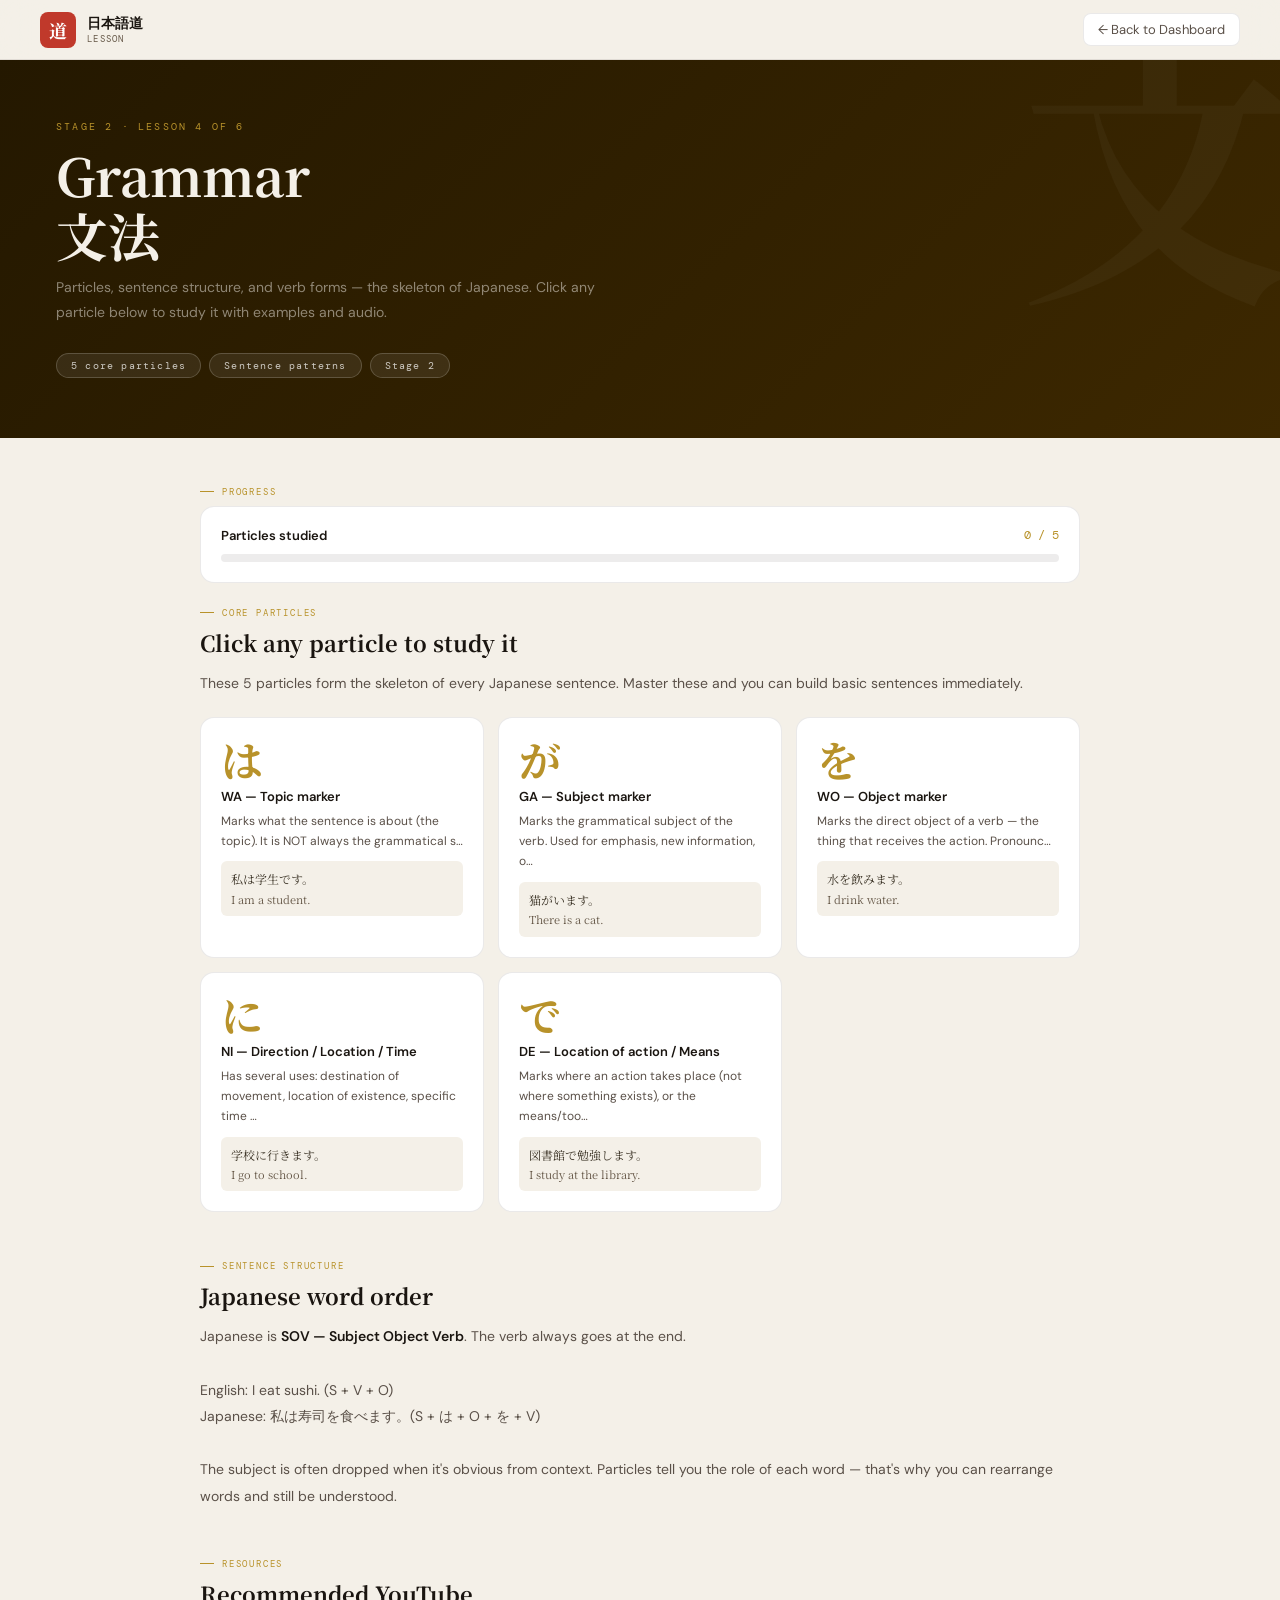
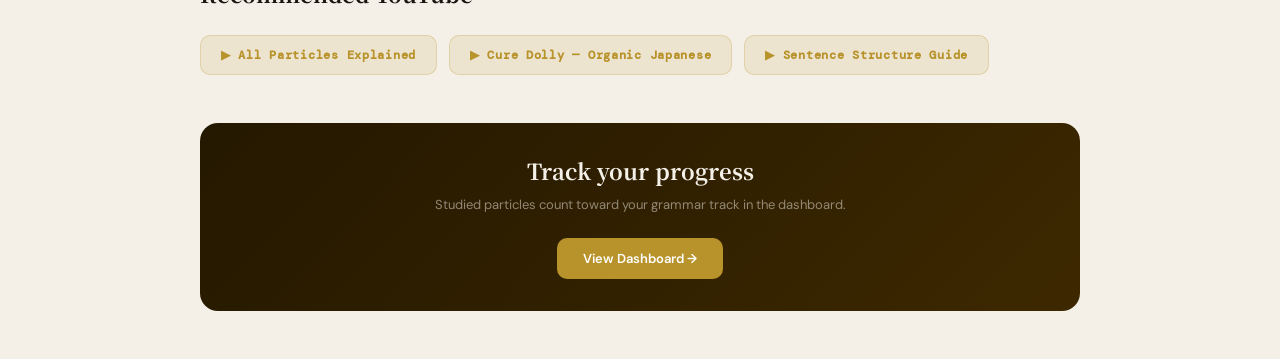
<file: lesson-grammar.html>
<!DOCTYPE html>
<html lang="en">
<head>
<meta charset="UTF-8">
<meta name="viewport" content="width=device-width, initial-scale=1.0">
<title>Grammar Lesson | 日本語道</title>
<link rel="preconnect" href="https://fonts.googleapis.com">
<link href="https://fonts.googleapis.com/css2?family=Noto+Serif+JP:wght@400;500;600;700&family=DM+Sans:wght@300;400;500;600&family=DM+Mono:wght@400;500&display=swap" rel="stylesheet">
<style>
:root{--cream:#f4f0e8;--ink:#1a1510;--ink2:#3d3528;--ink3:#5a5048;--ink4:#665848;--red:#c0392b;--red-lt:rgba(192,57,43,.10);--gold:#7a5a00;--gold-lt:rgba(184,146,42,.10);--border:rgba(26,21,16,.09);--border2:rgba(26,21,16,.16);--ac:#b8922a;--ac-lt:rgba(184,146,42,.12);--font-jp:'Noto Serif JP',serif;--font-ui:'DM Sans',sans-serif;--font-mono:'DM Mono',monospace;--ease:cubic-bezier(.25,.46,.45,.94);}
*,*::before,*::after{box-sizing:border-box;margin:0;padding:0}html{font-size:15px;-webkit-font-smoothing:antialiased;scroll-behavior:smooth}body{font-family:var(--font-ui);background:var(--cream);color:var(--ink);overflow-x:hidden}a{text-decoration:none;color:inherit}button{font-family:var(--font-ui);cursor:pointer}::-webkit-scrollbar{width:5px}::-webkit-scrollbar-thumb{background:rgba(26,21,16,.12);border-radius:3px}
.nav{position:sticky;top:0;z-index:200;display:flex;align-items:center;justify-content:space-between;padding:0 40px;height:60px;background:rgba(244,240,232,.92);backdrop-filter:blur(20px);border-bottom:1px solid var(--border);}
.nav-brand{display:flex;align-items:center;gap:11px}.nav-logo{width:36px;height:36px;border-radius:8px;background:var(--red);display:flex;align-items:center;justify-content:center;font-family:var(--font-jp);font-size:18px;font-weight:700;color:#fff}.nav-brand-name{font-size:14px;font-weight:600;color:var(--ink)}.nav-brand-sub{font-size:9px;color:var(--ink4);letter-spacing:.14em;font-family:var(--font-mono)}.nav-back{display:flex;align-items:center;gap:7px;font-size:13px;color:var(--ink3);padding:7px 14px;border-radius:8px;border:1px solid var(--border);background:white}.nav-back:hover{border-color:var(--border2)}
.lesson-hero{background:linear-gradient(135deg,#241800 0%,#3d2800 100%);padding:60px 56px 56px;position:relative;overflow:hidden;}
.lesson-hero::before{content:'文';font-family:var(--font-jp);font-size:280px;font-weight:700;position:absolute;right:-20px;top:-40px;color:rgba(255,255,255,.03);line-height:1;pointer-events:none;}
.hero-eyebrow{font-size:10px;letter-spacing:.22em;color:var(--ac);font-family:var(--font-mono);text-transform:uppercase;margin-bottom:12px}
.hero-title{font-family:var(--font-jp);font-size:clamp(32px,5vw,52px);font-weight:700;color:#f4f0e8;line-height:1.15;margin-bottom:10px}
.hero-sub{font-size:14px;color:rgba(244,240,232,.5);line-height:1.8;max-width:560px;margin-bottom:28px}
.hero-pill{font-size:10px;letter-spacing:.12em;padding:5px 14px;border-radius:20px;font-family:var(--font-mono);border:1px solid;display:inline-block;margin-right:8px;margin-bottom:4px;background:rgba(255,255,255,.08);border-color:rgba(255,255,255,.18);color:rgba(255,255,255,.75)}
.content{max-width:960px;margin:0 auto;padding:48px 40px}
.lb{margin-bottom:48px}
.be{font-size:9px;letter-spacing:.2em;color:var(--ac);font-family:var(--font-mono);text-transform:uppercase;margin-bottom:8px;display:flex;align-items:center;gap:8px}.be::before{content:'';width:14px;height:1px;background:var(--ac)}
.bt{font-family:var(--font-jp);font-size:22px;font-weight:700;color:var(--ink);margin-bottom:12px}
.bb{font-size:14px;color:var(--ink3);line-height:1.9}.bb strong{color:var(--ink);font-weight:600}
/* PARTICLE CARDS */
.particle-grid{display:grid;grid-template-columns:repeat(auto-fit,minmax(220px,1fr));gap:14px;margin-top:20px}
.particle-card{background:white;border:1px solid var(--border);border-radius:14px;padding:20px;cursor:pointer;transition:border-color .15s,transform .15s}
.particle-card:hover{border-color:var(--ac-lt);transform:translateY(-2px)}
.particle-card.done{background:var(--ac-lt);border-color:rgba(184,146,42,.3)}
.pc-jp{font-family:var(--font-jp);font-size:42px;font-weight:700;color:var(--ac);margin-bottom:8px;line-height:1}
.pc-name{font-size:13px;font-weight:600;color:var(--ink);margin-bottom:6px}
.pc-desc{font-size:12px;color:var(--ink3);line-height:1.7;margin-bottom:10px}
.pc-ex{font-size:12px;font-family:var(--font-jp);color:var(--ink2);background:var(--cream);padding:8px 10px;border-radius:6px;line-height:1.6}
.pc-check{font-size:11px;font-family:var(--font-mono);color:var(--ac);margin-top:8px}
/* MODAL */
.modal-overlay{position:fixed;inset:0;z-index:9000;background:rgba(26,21,16,.65);backdrop-filter:blur(10px);display:flex;align-items:center;justify-content:center;padding:1rem;opacity:0;transition:opacity .25s;pointer-events:none}
.modal-overlay.open{opacity:1;pointer-events:all}
.modal-box{background:white;border:1px solid var(--border2);border-radius:22px;width:100%;max-width:540px;max-height:88vh;overflow-y:auto;position:relative;box-shadow:0 24px 64px rgba(26,21,16,.18);transform:translateY(16px) scale(.97);transition:transform .25s}
.modal-overlay.open .modal-box{transform:translateY(0) scale(1)}
.modal-close-btn{position:absolute;top:14px;right:14px;background:var(--cream);border:1px solid var(--border);color:var(--ink3);width:32px;height:32px;border-radius:50%;font-size:16px;display:flex;align-items:center;justify-content:center;z-index:2;cursor:pointer}
.modal-hero{background:linear-gradient(135deg,#241800,#3d2800);padding:2rem;text-align:center;border-radius:20px 20px 0 0}
.modal-particle-big{font-family:var(--font-jp);font-size:90px;font-weight:700;line-height:1;display:block;margin-bottom:.25rem;color:#f4f0e8}
.modal-particle-name{font-size:16px;color:var(--ac);font-family:var(--font-mono);letter-spacing:.08em;margin-bottom:.5rem}
.modal-body{padding:1.5rem 1.75rem}
.modal-audio-btn{display:flex;align-items:center;gap:10px;width:100%;background:var(--ac-lt);border:1px solid rgba(184,146,42,.25);border-radius:10px;padding:.75rem 1rem;cursor:pointer;transition:background .2s;margin-bottom:1rem}
.modal-audio-btn:hover{background:rgba(184,146,42,.2)}
.modal-audio-icon{width:28px;height:28px;background:var(--ac);border-radius:6px;display:flex;align-items:center;justify-content:center;font-size:12px;flex-shrink:0;color:#fff}
.modal-sec-title{font-size:9px;letter-spacing:.2em;color:var(--ink4);font-family:var(--font-mono);margin-bottom:.5rem;text-transform:uppercase}
.modal-sec-body{font-size:13px;color:var(--ink2);line-height:1.8;margin-bottom:1rem}
.modal-sentence-list{display:flex;flex-direction:column;gap:8px;margin-bottom:1rem}
.modal-sentence{background:var(--cream);border:1px solid var(--border);border-radius:8px;padding:10px 14px}
.modal-sentence-jp{font-family:var(--font-jp);font-size:15px;color:var(--ink);margin-bottom:4px}
.modal-sentence-en{font-size:12px;color:var(--ink3)}
.modal-yt-btn{display:flex;align-items:center;gap:8px;background:var(--ac-lt);border:1px solid rgba(184,146,42,.2);border-radius:10px;padding:.6rem 1rem;cursor:pointer;width:100%;margin-bottom:.75rem}
.modal-yt-icon{width:24px;height:24px;background:var(--ac);border-radius:5px;display:flex;align-items:center;justify-content:center;font-size:10px;color:#fff;flex-shrink:0}
.modal-yt-label{font-size:11px;font-weight:600;color:var(--ink)}
.modal-done-btn{width:100%;padding:11px;background:var(--gold);border:none;color:#fff;border-radius:10px;font-size:13px;font-weight:600;cursor:pointer;font-family:var(--font-ui)}
.modal-done-btn:hover{background:#8f6e1a}
.progress-bar-wrap{background:white;border:1px solid var(--border);border-radius:14px;padding:20px;margin-bottom:24px}
.pb-top{display:flex;align-items:center;justify-content:space-between;margin-bottom:10px}
.pb-label{font-size:13px;font-weight:600;color:var(--ink)}.pb-count{font-size:12px;font-family:var(--font-mono);color:var(--ac)}
.pb-bar{height:8px;background:rgba(26,21,16,.08);border-radius:4px;overflow:hidden}
.pb-fill{height:100%;background:var(--ac);border-radius:4px;transition:width .8s var(--ease)}
.yt-btn{display:inline-flex;align-items:center;gap:10px;background:var(--ac-lt);border:1px solid rgba(184,146,42,.25);color:var(--ac);padding:11px 20px;border-radius:10px;font-size:12px;font-weight:600;letter-spacing:.06em;font-family:var(--font-mono);transition:background .15s;margin-top:14px;margin-right:8px}.yt-btn:hover{background:rgba(184,146,42,.2)}
.cta{background:linear-gradient(135deg,#241800,#3d2800);border-radius:18px;padding:32px;text-align:center;margin-top:48px;}
.cta-title{font-family:var(--font-jp);font-size:22px;font-weight:700;color:#f4f0e8;margin-bottom:8px}.cta-body{font-size:13px;color:rgba(244,240,232,.5);margin-bottom:22px;line-height:1.7}.cta-btn{display:inline-flex;align-items:center;gap:8px;background:var(--ac);color:#fff;border:none;padding:12px 26px;border-radius:10px;font-size:13px;font-weight:600}
.toast-container{position:fixed;bottom:1.25rem;right:1.25rem;z-index:9999;display:flex;flex-direction:column;gap:7px}
.toast{background:var(--ink);border:1px solid rgba(255,255,255,.1);border-radius:10px;padding:10px 14px;font-size:12px;color:#f4f0e8;max-width:280px;animation:toastIn .3s ease forwards}
.toast.success{border-color:rgba(74,124,63,.5)}.toast.error{border-color:rgba(192,57,43,.5)}
@keyframes toastIn{from{transform:translateX(110%);opacity:0}to{transform:translateX(0);opacity:1}}
@keyframes toastOut{from{opacity:1}to{transform:translateX(110%);opacity:0}}
@media(max-width:700px){.lesson-hero{padding:40px 24px 36px}.content{padding:32px 20px}}
</style>
</head>
<body>
<div class="toast-container" id="toastContainer"></div>
<div class="modal-overlay" id="particleModal">
  <div class="modal-box">
    <button class="modal-close-btn" onclick="closeModal()">✕</button>
    <div class="modal-hero">
      <span class="modal-particle-big" id="mk-particle">は</span>
      <div class="modal-particle-name" id="mk-pname">WA — TOPIC MARKER</div>
    </div>
    <div class="modal-body">
      <button class="modal-audio-btn" onclick="playAudio()">
        <div class="modal-audio-icon">▶</div>
        <div><div style="font-size:12px;font-weight:600;color:var(--ink)" id="mk-audio-label">Hear example sentence</div><div style="font-size:9px;color:var(--ac);font-family:var(--font-mono);margin-top:2px">CLICK TO HEAR</div></div>
      </button>
      <div class="modal-sec-title">What it does</div>
      <div class="modal-sec-body" id="mk-desc"></div>
      <div class="modal-sec-title">Example sentences</div>
      <div class="modal-sentence-list" id="mk-sentences"></div>
      <button class="modal-yt-btn" id="mk-yt"><div class="modal-yt-icon">▶</div><div><div class="modal-yt-label" id="mk-yt-label">YouTube explanation</div><div style="font-size:9px;color:var(--ac);font-family:var(--font-mono)">OPEN YOUTUBE ↗</div></div></button>
      <button class="modal-done-btn" onclick="markDone()">✓ Mark as studied</button>
    </div>
  </div>
</div>
<nav class="nav">
  <a href="index.html" class="nav-brand"><div class="nav-logo">道</div><div><div class="nav-brand-name">日本語道</div><div class="nav-brand-sub">LESSON</div></div></a>
  <a href="dashboard.html" class="nav-back">← Back to Dashboard</a>
</nav>
<div class="lesson-hero">
  <div class="hero-eyebrow">Stage 2 · Lesson 4 of 6</div>
  <div class="hero-title">Grammar<br>文法</div>
  <div class="hero-sub">Particles, sentence structure, and verb forms — the skeleton of Japanese. Click any particle below to study it with examples and audio.</div>
  <span class="hero-pill">5 core particles</span><span class="hero-pill">Sentence patterns</span><span class="hero-pill">Stage 2</span>
</div>
<div class="content">
  <div class="lb">
    <div class="be">Progress</div>
    <div class="progress-bar-wrap">
      <div class="pb-top"><span class="pb-label">Particles studied</span><span class="pb-count" id="progressCount">0 / 5</span></div>
      <div class="pb-bar"><div class="pb-fill" id="progressBar" style="width:0%"></div></div>
    </div>
    <div class="be">Core particles</div>
    <div class="bt">Click any particle to study it</div>
    <div class="bb">These 5 particles form the skeleton of every Japanese sentence. Master these and you can build basic sentences immediately.</div>
    <div class="particle-grid" id="particleGrid"></div>
  </div>
  <div class="lb">
    <div class="be">Sentence structure</div>
    <div class="bt">Japanese word order</div>
    <div class="bb">
      Japanese is <strong>SOV — Subject Object Verb</strong>. The verb always goes at the end.<br><br>
      English: I eat sushi. (S + V + O)<br>
      Japanese: 私は寿司を食べます。(S + は + O + を + V)<br><br>
      The subject is often dropped when it's obvious from context. Particles tell you the role of each word — that's why you can rearrange words and still be understood.
    </div>
  </div>
  <div class="lb">
    <div class="be">Resources</div>
    <div class="bt">Recommended YouTube</div>
    <button class="yt-btn" onclick="openYT('japanese particles ha ga wo ni de explained beginners')">▶ All Particles Explained</button>
    <button class="yt-btn" onclick="openYT('cure dolly organic japanese grammar complete')">▶ Cure Dolly — Organic Japanese</button>
    <button class="yt-btn" onclick="openYT('japanese sentence structure beginners SOV')">▶ Sentence Structure Guide</button>
  </div>
  <div class="cta">
    <div class="cta-title">Track your progress</div>
    <div class="cta-body">Studied particles count toward your grammar track in the dashboard.</div>
    <button class="cta-btn" onclick="location.href='dashboard.html'">View Dashboard →</button>
  </div>
</div>
<script>
const PARTICLES=[
  {jp:'は',rom:'wa',name:'WA — Topic marker',desc:'Marks what the sentence is about (the topic). It is NOT always the grammatical subject — it sets the context for everything that follows.',sentences:[{jp:'私は学生です。',en:'I am a student.'},{jp:'今日は寒いです。',en:'Today is cold.'},{jp:'これは本です。',en:'This is a book.'}],ytQ:'japanese particle wa ha topic marker explained'},
  {jp:'が',rom:'ga',name:'GA — Subject marker',desc:'Marks the grammatical subject of the verb. Used for emphasis, new information, or specific constructions like existence, desire, and ability.',sentences:[{jp:'猫がいます。',en:'There is a cat.'},{jp:'誰が来ましたか？',en:'Who came?'},{jp:'水が飲みたい。',en:'I want to drink water.'}],ytQ:'japanese particle ga subject marker vs wa explained'},
  {jp:'を',rom:'wo',name:'WO — Object marker',desc:'Marks the direct object of a verb — the thing that receives the action. Pronounced "o" in modern Japanese.',sentences:[{jp:'水を飲みます。',en:'I drink water.'},{jp:'本を読みます。',en:'I read a book.'},{jp:'日本語を勉強します。',en:'I study Japanese.'}],ytQ:'japanese particle wo object marker explained'},
  {jp:'に',rom:'ni',name:'NI — Direction / Location / Time',desc:'Has several uses: destination of movement, location of existence, specific time expressions, and indirect objects. One of the most important particles.',sentences:[{jp:'学校に行きます。',en:'I go to school.'},{jp:'東京に住んでいます。',en:'I live in Tokyo.'},{jp:'三時に会いましょう。',en:'Let\'s meet at 3 o\'clock.'}],ytQ:'japanese particle ni direction location time explained'},
  {jp:'で',rom:'de',name:'DE — Location of action / Means',desc:'Marks where an action takes place (not where something exists), or the means/tool/method used to do something.',sentences:[{jp:'図書館で勉強します。',en:'I study at the library.'},{jp:'バスで行きます。',en:'I go by bus.'},{jp:'日本語で話してください。',en:'Please speak in Japanese.'}],ytQ:'japanese particle de location action means explained'},
];
let progress={},currentParticle=null;
function loadProgress(){try{progress=JSON.parse(localStorage.getItem('jpProgress_grammar')||'{}');}catch(e){progress={};}}
function saveProgress(){localStorage.setItem('jpProgress_grammar',JSON.stringify(progress));}
function buildGrid(){
  const grid=document.getElementById('particleGrid');grid.innerHTML='';
  PARTICLES.forEach(p=>{
    const done=!!progress[p.rom];
    const card=document.createElement('div');
    card.className='particle-card'+(done?' done':'');
    card.innerHTML=`<div class="pc-jp">${p.jp}</div><div class="pc-name">${p.name}</div><div class="pc-desc">${p.desc.slice(0,80)}…</div><div class="pc-ex">${p.sentences[0].jp}<br><span style="font-size:11px;color:var(--ink4)">${p.sentences[0].en}</span></div>${done?'<div class="pc-check">✓ Studied</div>':''}`;
    card.onclick=()=>openModal(p);
    grid.appendChild(card);
  });
  const done=Object.values(progress).filter(Boolean).length;
  document.getElementById('progressCount').textContent=done+' / 5';
  document.getElementById('progressBar').style.width=Math.round(done/5*100)+'%';
}
function openModal(p){
  currentParticle=p;
  document.getElementById('mk-particle').textContent=p.jp;
  document.getElementById('mk-pname').textContent=p.name.toUpperCase();
  document.getElementById('mk-audio-label').textContent='Hear: '+p.sentences[0].jp;
  document.getElementById('mk-desc').textContent=p.desc;
  const sl=document.getElementById('mk-sentences');sl.innerHTML='';
  p.sentences.forEach(s=>{const d=document.createElement('div');d.className='modal-sentence';d.innerHTML='<div class="modal-sentence-jp">'+s.jp+'</div><div class="modal-sentence-en">'+s.en+'</div>';sl.appendChild(d);});
  document.getElementById('mk-yt').onclick=()=>openYT(p.ytQ);
  document.getElementById('mk-yt-label').textContent=p.name+' — YouTube';
  document.getElementById('particleModal').classList.add('open');
}
function closeModal(){document.getElementById('particleModal').classList.remove('open');currentParticle=null;}
document.getElementById('particleModal').addEventListener('click',e=>{if(e.target===document.getElementById('particleModal'))closeModal();});
function playAudio(){
  if(!currentParticle)return;
  const synth=window.speechSynthesis;if(!synth){toast('Audio not supported','error');return;}
  synth.cancel();
  const u=new SpeechSynthesisUtterance(currentParticle.sentences[0].jp);u.lang='ja-JP';u.rate=0.75;
  const voices=synth.getVoices();const jp=voices.find(v=>v.lang&&v.lang.startsWith('ja'));if(jp)u.voice=jp;
  synth.speak(u);
}
document.addEventListener('click',()=>{if(window.speechSynthesis)window.speechSynthesis.getVoices();},{once:true});
function markDone(){
  if(!currentParticle)return;
  progress[currentParticle.rom]=true;
  saveProgress();buildGrid();closeModal();
  toast('✓ '+currentParticle.jp+' ('+currentParticle.rom+') studied!','success');
}
function openYT(q){window.open('https://www.youtube.com/results?search_query='+encodeURIComponent(q),'_blank');}
function toast(msg,type='success'){const t=document.createElement('div');t.className='toast '+(type||'');t.textContent=msg;document.getElementById('toastContainer').appendChild(t);setTimeout(()=>{t.style.animation='toastOut .3s ease forwards';setTimeout(()=>t.remove(),300);},3000);}
loadProgress();buildGrid();
</script>
</body>
</html>
</file>
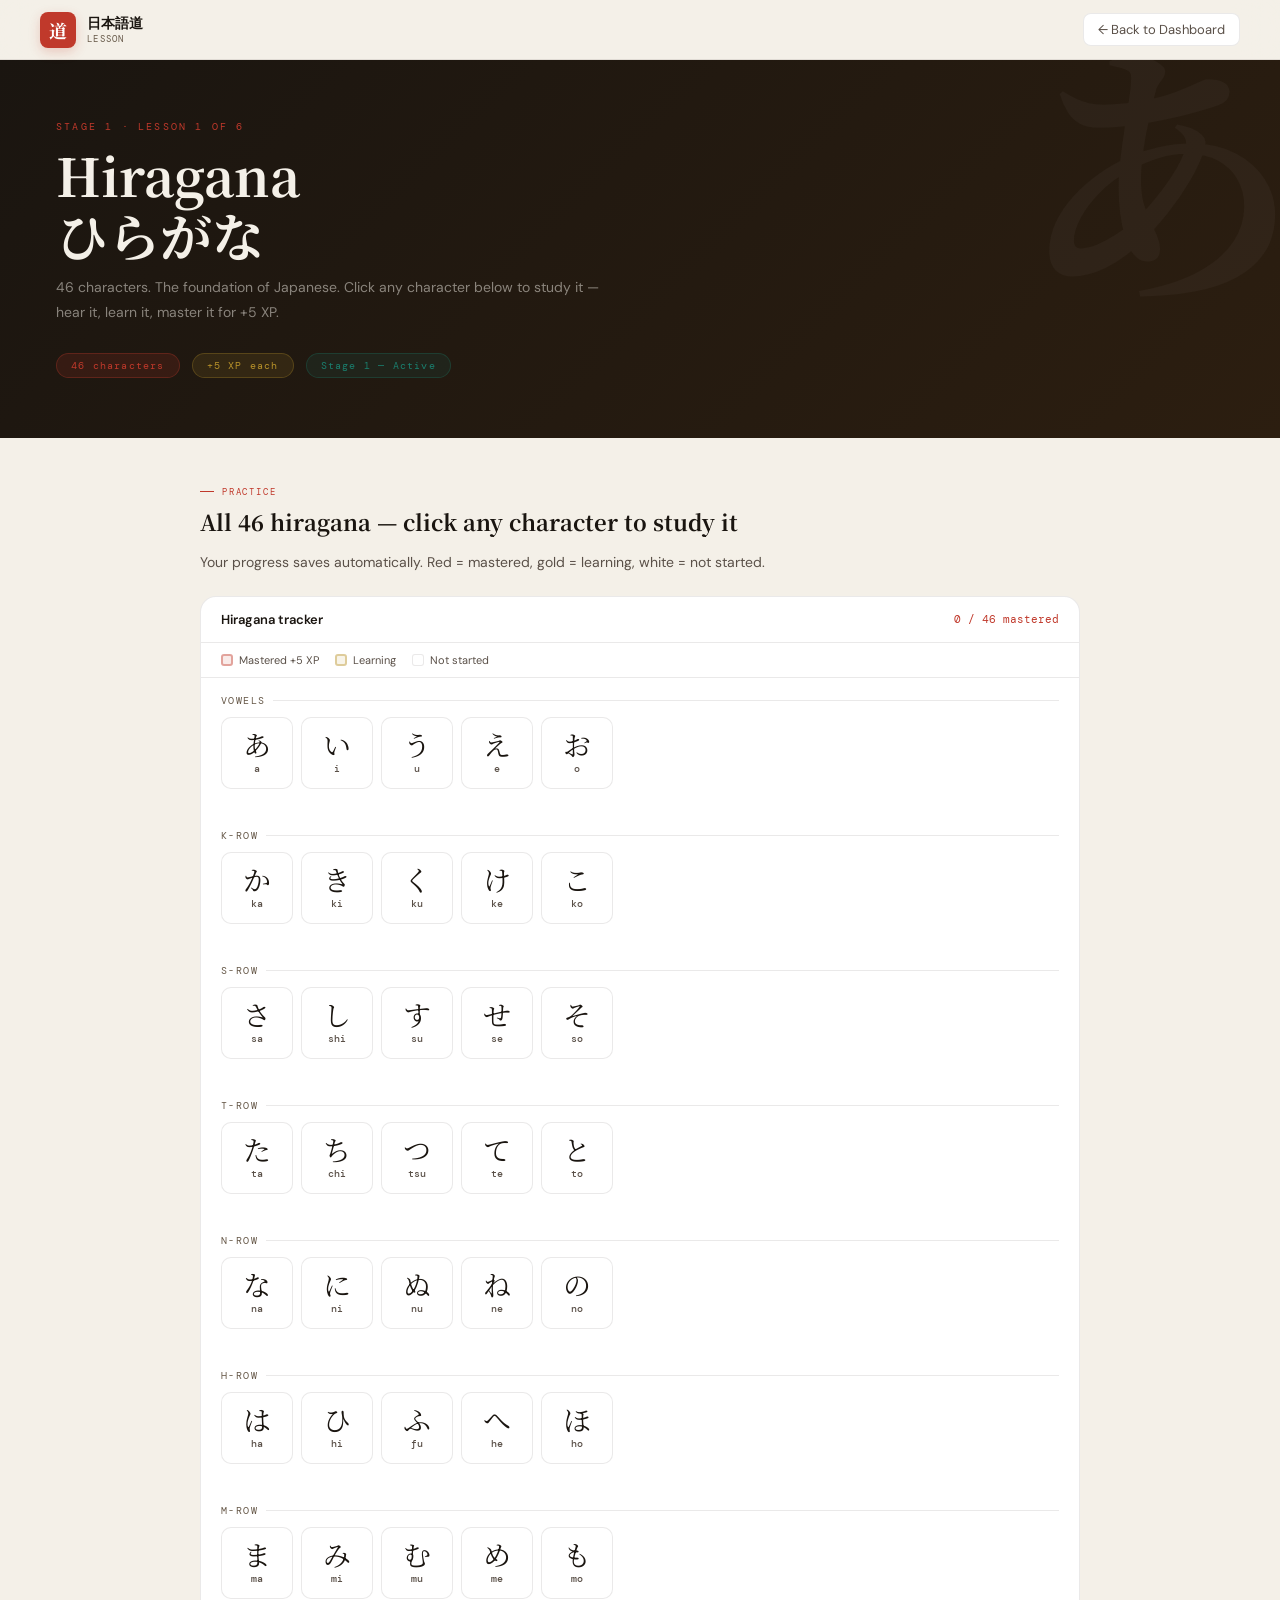
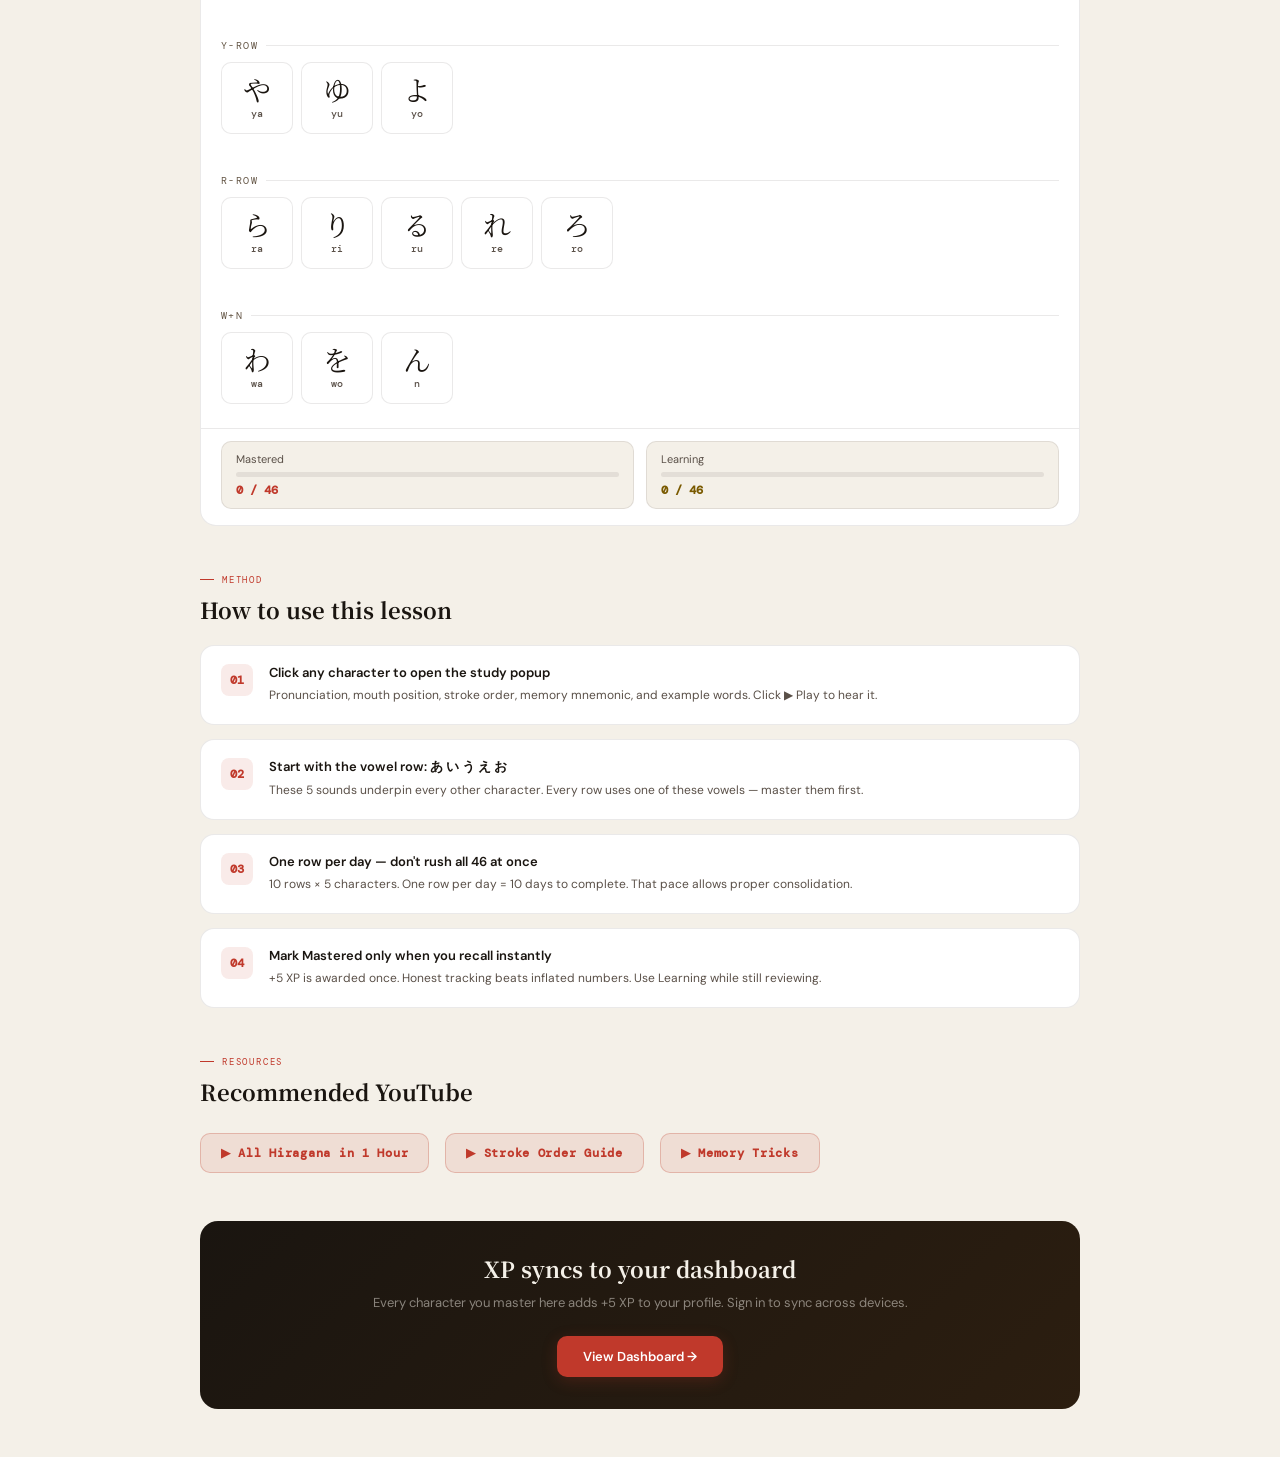
<file: lesson-hiragana.html>
<!DOCTYPE html>
<html lang="en">
<head>
<meta charset="UTF-8">
<meta name="viewport" content="width=device-width, initial-scale=1.0">
<title>Hiragana Lesson | 日本語道</title>
<link rel="preconnect" href="https://fonts.googleapis.com">
<link href="https://fonts.googleapis.com/css2?family=Noto+Serif+JP:wght@400;500;600;700&family=DM+Sans:wght@300;400;500;600&family=DM+Mono:wght@400;500&display=swap" rel="stylesheet">
<style>
:root{
  --cream:#f4f0e8;--white:#fff;--ink:#1a1510;--ink2:#3d3528;--ink3:#5a5048;--ink4:#665848;
  --red:#c0392b;--red-h:#a93226;--red-lt:rgba(192,57,43,.10);--red-glow:rgba(192,57,43,.22);
  --gold:#7a5a00;--gold-lt:rgba(184,146,42,.10);
  --teal:#1a7f6e;--teal-lt:rgba(26,127,110,.10);
  --border:rgba(26,21,16,.09);--border2:rgba(26,21,16,.16);
  --font-jp:'Noto Serif JP',serif;--font-ui:'DM Sans',sans-serif;--font-mono:'DM Mono',monospace;
  --ease:cubic-bezier(.25,.46,.45,.94);
}
*,*::before,*::after{box-sizing:border-box;margin:0;padding:0}
html{font-size:15px;-webkit-font-smoothing:antialiased;scroll-behavior:smooth}
body{font-family:var(--font-ui);background:var(--cream);color:var(--ink);overflow-x:hidden}
a{text-decoration:none;color:inherit}button{font-family:var(--font-ui);cursor:pointer}
::selection{background:var(--red-lt);color:var(--red-h)}
::-webkit-scrollbar{width:5px}::-webkit-scrollbar-thumb{background:rgba(26,21,16,.12);border-radius:3px}

.nav{position:sticky;top:0;z-index:200;display:flex;align-items:center;justify-content:space-between;padding:0 40px;height:60px;background:rgba(244,240,232,.92);backdrop-filter:blur(20px);border-bottom:1px solid var(--border);}
.nav-brand{display:flex;align-items:center;gap:11px}
.nav-logo{width:36px;height:36px;border-radius:8px;background:var(--red);display:flex;align-items:center;justify-content:center;font-family:var(--font-jp);font-size:18px;font-weight:700;color:#fff;box-shadow:0 4px 12px var(--red-glow)}
.nav-brand-name{font-size:14px;font-weight:600;color:var(--ink)}
.nav-brand-sub{font-size:9px;color:var(--ink4);letter-spacing:.14em;font-family:var(--font-mono)}
.nav-back{display:flex;align-items:center;gap:7px;font-size:13px;color:var(--ink3);padding:7px 14px;border-radius:8px;border:1px solid var(--border);background:white;transition:border-color .15s}
.nav-back:hover{border-color:var(--border2);color:var(--ink)}

.lesson-hero{background:linear-gradient(135deg,#1a1510 0%,#2c1e10 100%);padding:60px 56px 56px;position:relative;overflow:hidden;}
.lesson-hero::before{content:'あ';font-family:var(--font-jp);font-size:280px;font-weight:700;position:absolute;right:-20px;top:-40px;color:rgba(255,255,255,.03);line-height:1;pointer-events:none;user-select:none;}
.lesson-hero-eyebrow{font-size:10px;letter-spacing:.22em;color:var(--red);font-family:var(--font-mono);text-transform:uppercase;margin-bottom:12px}
.lesson-hero-title{font-family:var(--font-jp);font-size:clamp(32px,5vw,52px);font-weight:700;color:#f4f0e8;line-height:1.15;margin-bottom:10px}
.lesson-hero-sub{font-size:14px;color:rgba(244,240,232,.5);line-height:1.8;max-width:560px;margin-bottom:28px}
.hero-pill{font-size:10px;letter-spacing:.12em;padding:5px 14px;border-radius:20px;font-family:var(--font-mono);border:1px solid;display:inline-block;margin-right:8px;margin-bottom:4px}
.pill-red{background:rgba(192,57,43,.15);border-color:rgba(192,57,43,.3);color:var(--red)}
.pill-gold{background:rgba(184,146,42,.12);border-color:rgba(184,146,42,.28);color:#b8922a}
.pill-teal{background:rgba(26,127,110,.12);border-color:rgba(26,127,110,.28);color:var(--teal)}

.lesson-content{max-width:960px;margin:0 auto;padding:48px 40px}
.lesson-block{margin-bottom:48px}
.block-eyebrow{font-size:9px;letter-spacing:.2em;color:var(--red);font-family:var(--font-mono);text-transform:uppercase;margin-bottom:8px;display:flex;align-items:center;gap:8px}
.block-eyebrow::before{content:'';width:14px;height:1px;background:var(--red)}
.block-title{font-family:var(--font-jp);font-size:22px;font-weight:700;color:var(--ink);margin-bottom:12px}
.block-body{font-size:14px;color:var(--ink3);line-height:1.9}
.block-body strong{color:var(--ink);font-weight:600}

/* KANA GRID */
.kana-section{background:white;border:1px solid var(--border);border-radius:16px;overflow:hidden;margin-top:20px}
.kana-section-hdr{padding:14px 20px;border-bottom:1px solid var(--border);display:flex;align-items:center;justify-content:space-between}
.kana-section-title{font-size:13px;font-weight:600;color:var(--ink)}
.kana-section-hint{font-size:11px;color:var(--red);font-family:var(--font-mono)}
.kana-legend{display:flex;gap:16px;padding:10px 20px;border-bottom:1px solid var(--border);flex-wrap:wrap}
.kana-legend-item{display:flex;align-items:center;gap:6px;font-size:11px;color:var(--ink3)}
.kl-dot{width:12px;height:12px;border-radius:3px;flex-shrink:0}
.kana-group{padding:16px 20px 8px}
.kana-group-lbl{font-size:10px;letter-spacing:.14em;color:var(--ink4);font-family:var(--font-mono);text-transform:uppercase;margin-bottom:10px;display:flex;align-items:center;gap:8px}
.kana-group-lbl::after{content:'';flex:1;height:1px;background:var(--border)}
.kana-grid{display:flex;flex-wrap:wrap;gap:8px;margin-bottom:16px}
.kc{width:72px;height:72px;border-radius:10px;border:1.5px solid var(--border);background:white;display:flex;flex-direction:column;align-items:center;justify-content:center;gap:4px;cursor:pointer;transition:border-color .15s,background .15s,transform .15s,box-shadow .15s;}
.kc:hover{border-color:rgba(192,57,43,.5);background:var(--red-lt);transform:translateY(-3px) scale(1.05);box-shadow:0 8px 20px rgba(192,57,43,.15)}
.kc.mastered{background:var(--red-lt);border-color:rgba(192,57,43,.4);border-width:2px}
.kc.learning{background:var(--gold-lt);border-color:rgba(184,146,42,.4);border-width:2px}
.kc .ch{font-family:var(--font-jp);font-size:28px;color:var(--ink);line-height:1}
.kc .ro{font-size:10px;color:var(--ink3);font-family:var(--font-mono);font-weight:500}
.kc.mastered .ch{color:var(--red)}.kc.mastered .ro{color:var(--red);font-weight:600}
.kc.learning .ch{color:#8f6e1a}.kc.learning .ro{color:#8f6e1a;font-weight:600}
.kana-progress-row{display:flex;gap:12px;padding:12px 20px 16px;flex-wrap:wrap;border-top:1px solid var(--border)}
.kp-item{flex:1;min-width:120px;background:var(--cream);border-radius:10px;padding:10px 14px;border:1px solid var(--border)}
.kp-lbl{font-size:11px;color:var(--ink3);margin-bottom:6px}
.kp-bar{height:5px;background:rgba(26,21,16,.08);border-radius:3px;overflow:hidden;margin-bottom:5px}
.kp-fill{height:100%;border-radius:3px;transition:width .8s var(--ease)}
.kp-count{font-size:12px;font-family:var(--font-mono);font-weight:600}

/* MODAL */
.modal-overlay{position:fixed;inset:0;z-index:9000;background:rgba(26,21,16,.65);backdrop-filter:blur(10px);display:flex;align-items:center;justify-content:center;padding:1rem;opacity:0;transition:opacity .25s;pointer-events:none}
.modal-overlay.open{opacity:1;pointer-events:all}
.modal-box{background:white;border:1px solid var(--border2);border-radius:22px;width:100%;max-width:580px;max-height:92vh;overflow-y:auto;position:relative;box-shadow:0 24px 64px rgba(26,21,16,.18);transform:translateY(16px) scale(.97);transition:transform .25s}
.modal-overlay.open .modal-box{transform:translateY(0) scale(1)}
.modal-close-btn{position:absolute;top:14px;right:14px;background:var(--cream);border:1px solid var(--border);color:var(--ink3);width:32px;height:32px;border-radius:50%;font-size:16px;display:flex;align-items:center;justify-content:center;z-index:2;cursor:pointer}
.modal-close-btn:hover{color:var(--red);background:var(--red-lt)}
.modal-hero{background:linear-gradient(135deg,#1a1510,#2a1c0e);padding:2rem 2rem 1.5rem;text-align:center;border-radius:20px 20px 0 0}
.modal-kana-big{font-family:var(--font-jp);font-size:90px;font-weight:700;line-height:1;display:block;margin-bottom:.25rem;color:#f4f0e8}
.modal-romaji{font-family:var(--font-mono);font-size:22px;letter-spacing:4px;margin-bottom:.5rem;color:var(--red)}
.modal-type-badge{font-size:9px;letter-spacing:.2em;padding:3px 13px;border-radius:20px;font-family:var(--font-mono);display:inline-block;background:var(--red-lt);color:var(--red);border:1px solid rgba(192,57,43,.25)}
.modal-body{padding:1.25rem 1.75rem}
.modal-audio-btn{display:flex;align-items:center;gap:10px;width:100%;background:var(--red-lt);border:1px solid rgba(192,57,43,.25);border-radius:10px;padding:.75rem 1rem;cursor:pointer;transition:background .2s;margin-bottom:1rem}
.modal-audio-btn:hover,.modal-audio-btn.playing{background:rgba(192,57,43,.2)}
.modal-audio-icon{width:28px;height:28px;background:var(--red);border-radius:6px;display:flex;align-items:center;justify-content:center;font-size:12px;flex-shrink:0;color:#fff}
.modal-audio-label{font-size:12px;font-weight:600;color:var(--ink)}
.modal-audio-sub{font-size:9px;color:var(--red);letter-spacing:.1em;font-family:var(--font-mono);margin-top:2px}
.modal-cols{display:grid;grid-template-columns:1fr 1fr;gap:1.25rem;margin-bottom:1rem}
.modal-sec-title{font-size:9px;letter-spacing:.2em;color:var(--ink4);font-family:var(--font-mono);margin-bottom:.5rem;text-transform:uppercase}
.modal-sec-body{font-size:12px;color:var(--ink2);line-height:1.8;margin-bottom:.75rem}
.modal-mnemonic{color:var(--gold);font-style:italic}
.stroke-box{background:var(--cream);border:1px solid var(--border);border-radius:10px;padding:1rem;display:flex;flex-direction:column;align-items:center;justify-content:center;gap:6px;min-height:120px;margin-bottom:.75rem}
.stroke-kana{font-family:var(--font-jp);font-size:60px;line-height:1;color:var(--ink)}
.stroke-hint{font-size:9px;color:var(--ink4);font-family:var(--font-mono);letter-spacing:.1em}
.modal-examples{display:flex;flex-direction:column;gap:5px;margin-bottom:.75rem}
.modal-ex-row{background:var(--cream);border:1px solid var(--border);border-radius:6px;padding:6px 10px;font-family:var(--font-jp);font-size:13px;color:var(--ink2)}
.modal-yt-btn{display:flex;align-items:center;gap:8px;background:var(--red-lt);border:1px solid rgba(192,57,43,.2);border-radius:10px;padding:.6rem 1rem;cursor:pointer;transition:background .2s;width:100%;margin-bottom:.75rem}
.modal-yt-btn:hover{background:rgba(192,57,43,.16)}
.modal-yt-icon{width:24px;height:24px;background:var(--red);border-radius:5px;display:flex;align-items:center;justify-content:center;font-size:10px;color:#fff;flex-shrink:0}
.modal-yt-label{font-size:11px;font-weight:600;color:var(--ink)}
.modal-status-row{display:flex;gap:8px;margin-top:.5rem}
.mstatus-btn{flex:1;padding:9px;border-radius:8px;font-size:10px;letter-spacing:.12em;border:1px solid;cursor:pointer;font-family:var(--font-mono);transition:background .15s}
.s-learning{border-color:rgba(184,146,42,.3);color:var(--gold);background:var(--gold-lt)}
.s-mastered{border-color:var(--red);color:#fff;background:var(--red)}
.s-mastered:hover{background:var(--red-h)}
.s-reset{border-color:var(--border2);color:var(--ink3);background:var(--cream)}

/* Steps */
.step-list{display:flex;flex-direction:column;gap:14px;margin-top:20px}
.step{display:flex;gap:16px;background:white;border:1px solid var(--border);border-radius:14px;padding:18px 20px}
.step-num{width:32px;height:32px;border-radius:8px;background:var(--red-lt);color:var(--red);font-family:var(--font-mono);font-size:12px;font-weight:600;display:flex;align-items:center;justify-content:center;flex-shrink:0}
.step-body-title{font-size:13px;font-weight:600;color:var(--ink);margin-bottom:4px}
.step-body-text{font-size:12px;color:var(--ink3);line-height:1.75}
.yt-btn{display:inline-flex;align-items:center;gap:10px;background:var(--red-lt);border:1px solid rgba(192,57,43,.25);color:var(--red);padding:11px 20px;border-radius:10px;font-size:12px;font-weight:600;letter-spacing:.06em;font-family:var(--font-mono);transition:background .15s;margin-top:14px;margin-right:8px}
.yt-btn:hover{background:rgba(192,57,43,.18)}
.dashboard-cta{background:linear-gradient(135deg,#1a1510,#2c1e10);border-radius:18px;padding:32px;text-align:center;margin-top:48px;}
.dashboard-cta-title{font-family:var(--font-jp);font-size:22px;font-weight:700;color:#f4f0e8;margin-bottom:8px}
.dashboard-cta-body{font-size:13px;color:rgba(244,240,232,.5);margin-bottom:22px;line-height:1.7}
.dashboard-cta-btn{display:inline-flex;align-items:center;gap:8px;background:var(--red);color:#fff;border:none;padding:12px 26px;border-radius:10px;font-size:13px;font-weight:600;box-shadow:0 4px 16px var(--red-glow);transition:background .15s}
.dashboard-cta-btn:hover{background:var(--red-h)}
.toast-container{position:fixed;bottom:1.25rem;right:1.25rem;z-index:9999;display:flex;flex-direction:column;gap:7px}
.toast{background:var(--ink);border:1px solid rgba(255,255,255,.1);border-radius:10px;padding:10px 14px;font-size:12px;color:#f4f0e8;max-width:280px;animation:toastIn .3s ease forwards}
.toast.success{border-color:rgba(74,124,63,.5)}.toast.error{border-color:rgba(192,57,43,.5)}
@keyframes toastIn{from{transform:translateX(110%);opacity:0}to{transform:translateX(0);opacity:1}}
@keyframes toastOut{from{opacity:1}to{transform:translateX(110%);opacity:0}}
@media(max-width:700px){.lesson-hero{padding:40px 24px 36px}.lesson-content{padding:32px 20px}.modal-cols{grid-template-columns:1fr}}
</style>
</head>
<body>

<div class="toast-container" id="toastContainer"></div>

<!-- KANA MODAL -->
<div class="modal-overlay" id="kanaModal">
  <div class="modal-box">
    <button class="modal-close-btn" onclick="closeModal()">✕</button>
    <div class="modal-hero">
      <span class="modal-kana-big" id="mk-char">あ</span>
      <div class="modal-romaji" id="mk-rom">a</div>
      <span class="modal-type-badge">HIRAGANA</span>
    </div>
    <div class="modal-body">
      <button class="modal-audio-btn" id="mk-audio-btn" onclick="playAudio()">
        <div class="modal-audio-icon">▶</div>
        <div><div class="modal-audio-label" id="mk-audio-label">Play pronunciation</div><div class="modal-audio-sub">CLICK TO HEAR · JAPANESE TTS</div></div>
      </button>
      <div class="modal-cols">
        <div>
          <div class="modal-sec-title">How to pronounce</div>
          <div class="modal-sec-body" id="mk-pronunciation"></div>
          <div class="modal-sec-title">Mouth position</div>
          <div class="modal-sec-body" id="mk-mouth"></div>
          <div class="modal-sec-title">💡 Memory tip</div>
          <div class="modal-sec-body modal-mnemonic" id="mk-mnemonic"></div>
          <div class="modal-sec-title">Example words</div>
          <div class="modal-examples" id="mk-examples"></div>
        </div>
        <div>
          <div class="modal-sec-title">Stroke order</div>
          <div class="stroke-box">
            <div class="stroke-kana" id="mk-stroke"></div>
            <div class="stroke-hint" id="mk-strokes"></div>
          </div>
          <button class="modal-yt-btn" id="mk-yt">
            <div class="modal-yt-icon">▶</div>
            <div><div class="modal-yt-label">Stroke order &amp; pronunciation</div><div style="font-size:9px;color:var(--red);font-family:var(--font-mono)">OPEN YOUTUBE ↗</div></div>
          </button>
        </div>
      </div>
      <div class="modal-status-row">
        <button class="mstatus-btn s-learning" onclick="setStatus('learning')">Mark learning</button>
        <button class="mstatus-btn s-mastered" onclick="setStatus('mastered')">✓ Mastered +5XP</button>
        <button class="mstatus-btn s-reset" onclick="setStatus('none')">Reset</button>
      </div>
    </div>
  </div>
</div>

<nav class="nav">
  <a href="index.html" class="nav-brand">
    <div class="nav-logo">道</div>
    <div><div class="nav-brand-name">日本語道</div><div class="nav-brand-sub">LESSON</div></div>
  </a>
  <a href="dashboard.html" class="nav-back">← Back to Dashboard</a>
</nav>

<div class="lesson-hero">
  <div class="lesson-hero-eyebrow">Stage 1 · Lesson 1 of 6</div>
  <div class="lesson-hero-title">Hiragana<br>ひらがな</div>
  <div class="lesson-hero-sub">46 characters. The foundation of Japanese. Click any character below to study it — hear it, learn it, master it for +5 XP.</div>
  <span class="hero-pill pill-red">46 characters</span>
  <span class="hero-pill pill-gold">+5 XP each</span>
  <span class="hero-pill pill-teal">Stage 1 — Active</span>
</div>

<div class="lesson-content">

  <div class="lesson-block">
    <div class="block-eyebrow">Practice</div>
    <div class="block-title">All 46 hiragana — click any character to study it</div>
    <div class="block-body">Your progress saves automatically. Red = mastered, gold = learning, white = not started.</div>
    <div class="kana-section">
      <div class="kana-section-hdr">
        <span class="kana-section-title">Hiragana tracker</span>
        <span class="kana-section-hint" id="masterCount">0 / 46 mastered</span>
      </div>
      <div class="kana-legend">
        <div class="kana-legend-item"><div class="kl-dot" style="background:var(--red-lt);border:2px solid rgba(192,57,43,.4)"></div>Mastered +5 XP</div>
        <div class="kana-legend-item"><div class="kl-dot" style="background:var(--gold-lt);border:2px solid rgba(184,146,42,.4)"></div>Learning</div>
        <div class="kana-legend-item"><div class="kl-dot" style="background:white;border:1.5px solid var(--border)"></div>Not started</div>
      </div>
      <div id="kanaGridWrap"></div>
      <div class="kana-progress-row">
        <div class="kp-item">
          <div class="kp-lbl">Mastered</div>
          <div class="kp-bar"><div class="kp-fill" id="masterBar" style="width:0%;background:var(--red)"></div></div>
          <div class="kp-count" style="color:var(--red)" id="masterCountBar">0 / 46</div>
        </div>
        <div class="kp-item">
          <div class="kp-lbl">Learning</div>
          <div class="kp-bar"><div class="kp-fill" id="learningBar" style="width:0%;background:var(--gold)"></div></div>
          <div class="kp-count" style="color:var(--gold)" id="learningCountBar">0 / 46</div>
        </div>
      </div>
    </div>
  </div>

  <div class="lesson-block">
    <div class="block-eyebrow">Method</div>
    <div class="block-title">How to use this lesson</div>
    <div class="step-list">
      <div class="step"><div class="step-num">01</div><div><div class="step-body-title">Click any character to open the study popup</div><div class="step-body-text">Pronunciation, mouth position, stroke order, memory mnemonic, and example words. Click ▶ Play to hear it.</div></div></div>
      <div class="step"><div class="step-num">02</div><div><div class="step-body-title">Start with the vowel row: あ い う え お</div><div class="step-body-text">These 5 sounds underpin every other character. Every row uses one of these vowels — master them first.</div></div></div>
      <div class="step"><div class="step-num">03</div><div><div class="step-body-title">One row per day — don't rush all 46 at once</div><div class="step-body-text">10 rows × 5 characters. One row per day = 10 days to complete. That pace allows proper consolidation.</div></div></div>
      <div class="step"><div class="step-num">04</div><div><div class="step-body-title">Mark Mastered only when you recall instantly</div><div class="step-body-text">+5 XP is awarded once. Honest tracking beats inflated numbers. Use Learning while still reviewing.</div></div></div>
    </div>
  </div>

  <div class="lesson-block">
    <div class="block-eyebrow">Resources</div>
    <div class="block-title">Recommended YouTube</div>
    <div style="display:flex;flex-wrap:wrap;gap:8px;margin-top:4px">
      <button class="yt-btn" onclick="openYT('learn all hiragana 1 hour complete guide beginners')">▶ All Hiragana in 1 Hour</button>
      <button class="yt-btn" onclick="openYT('hiragana stroke order all 46 characters')">▶ Stroke Order Guide</button>
      <button class="yt-btn" onclick="openYT('hiragana memory tricks mnemonics Japanese')">▶ Memory Tricks</button>
    </div>
  </div>

  <div class="dashboard-cta">
    <div class="dashboard-cta-title">XP syncs to your dashboard</div>
    <div class="dashboard-cta-body">Every character you master here adds +5 XP to your profile. Sign in to sync across devices.</div>
    <button class="dashboard-cta-btn" onclick="location.href='dashboard.html'">View Dashboard →</button>
  </div>

</div>

<script>
/* ── HIRAGANA DATA ── */
const HIRAGANA=[
 {char:'あ',rom:'a',strokes:3,group:'VOWELS',pronunciation:'Open "ah" as in "father". Pure vowel, mouth wide open.',mouth:'Open wide, jaw dropped, tongue flat and relaxed.',mnemonic:'Looks like an Alligator opening wide saying AH!',examples:['あお (ao) — blue','あめ (ame) — rain','あさ (asa) — morning']},
 {char:'い',rom:'i',strokes:2,group:'VOWELS',pronunciation:'"ee" as in "feet". Short, clean front vowel.',mouth:'Spread lips wide like a big smile.',mnemonic:'Two vertical strokes — like two "i" pillars.',examples:['いぬ (inu) — dog','いえ (ie) — house','いき (iki) — breath']},
 {char:'う',rom:'u',strokes:2,group:'VOWELS',pronunciation:'"oo" but unrounded — lips barely move.',mouth:'Nearly flat lips, minimal movement.',mnemonic:'Looks like a U shape — it IS a U!',examples:['うみ (umi) — sea','うた (uta) — song','うえ (ue) — above']},
 {char:'え',rom:'e',strokes:2,group:'VOWELS',pronunciation:'"eh" as in "bed". Clean mid vowel.',mouth:'Half-open, neutral jaw.',mnemonic:'Looks like the letter e with a crossbar.',examples:['えき (eki) — station','えん (en) — yen','えみ (emi) — smile']},
 {char:'お',rom:'o',strokes:3,group:'VOWELS',pronunciation:'"oh" as in "go". Pure rounded vowel.',mouth:'Rounded lips, mid-open mouth.',mnemonic:'The swirl looks like an "O" spinning.',examples:['おと (oto) — sound','おか (oka) — hill','おかあさん (okaasan) — mother']},
 {char:'か',rom:'ka',strokes:3,group:'K-ROW',pronunciation:'"ka" — hard K + "ah".',mouth:'Back of tongue against soft palate, then open.',mnemonic:'Looks like someone on a horse — KAvalry!',examples:['かお (kao) — face','かわ (kawa) — river','かさ (kasa) — umbrella']},
 {char:'き',rom:'ki',strokes:4,group:'K-ROW',pronunciation:'"ki" — hard K + "ee". Like "key".',mouth:'Tongue back, then spread lips wide.',mnemonic:'Four strokes like a KEY.',examples:['きた (kita) — north','きみ (kimi) — you','きって (kitte) — stamp']},
 {char:'く',rom:'ku',strokes:1,group:'K-ROW',pronunciation:'"ku" — hard K + brief "oo".',mouth:'Tongue back, brief rounded release.',mnemonic:'One curved beak — a KUckoo bird!',examples:['くに (kuni) — country','くち (kuchi) — mouth','くも (kumo) — cloud']},
 {char:'け',rom:'ke',strokes:3,group:'K-ROW',pronunciation:'"ke" — hard K + "eh".',mouth:'Tongue back, mid-open jaw.',mnemonic:'Looks like a KEystone arch.',examples:['けむり (kemuri) — smoke','けが (kega) — injury','けい (kei) — plan']},
 {char:'こ',rom:'ko',strokes:2,group:'K-ROW',pronunciation:'"ko" — hard K + "oh".',mouth:'Tongue back, rounded lips.',mnemonic:'Two horizontal lines like COils stacked.',examples:['こえ (koe) — voice','こども (kodomo) — child','ここ (koko) — here']},
 {char:'さ',rom:'sa',strokes:3,group:'S-ROW',pronunciation:'"sa" — S + "ah".',mouth:'Tongue behind upper teeth, then open.',mnemonic:'Three strokes like a sacred mark.',examples:['さかな (sakana) — fish','さくら (sakura) — cherry blossom','さむい (samui) — cold']},
 {char:'し',rom:'shi',strokes:1,group:'S-ROW',pronunciation:'"shi" NOT "si". Soft SH + "ee". Like "she".',mouth:'Tongue slightly curved, lips slightly rounded.',mnemonic:'One curved stroke like a SHield.',examples:['しお (shio) — salt','しろ (shiro) — white','した (shita) — below']},
 {char:'す',rom:'su',strokes:2,group:'S-ROW',pronunciation:'"su" — S + brief "oo".',mouth:'Teeth almost together, brief lip protrusion.',mnemonic:'Looks like a swing set.',examples:['すし (sushi) — sushi','すき (suki) — like','すいか (suika) — watermelon']},
 {char:'せ',rom:'se',strokes:3,group:'S-ROW',pronunciation:'"se" — S + "eh".',mouth:'Front tongue, half-open jaw.',mnemonic:'Like a dollar Sign with serifs.',examples:['せんせい (sensei) — teacher','せかい (sekai) — world','せき (seki) — seat']},
 {char:'そ',rom:'so',strokes:1,group:'S-ROW',pronunciation:'"so" — S + "oh".',mouth:'Front tongue, rounded lips.',mnemonic:'One swooping curve — SO curvy!',examples:['そら (sora) — sky','そと (soto) — outside','そこ (soko) — there']},
 {char:'た',rom:'ta',strokes:4,group:'T-ROW',pronunciation:'"ta" — T + "ah".',mouth:'Tongue tip at ridge, then open.',mnemonic:'Four strokes like a TABLE top.',examples:['たべる (taberu) — to eat','たかい (takai) — expensive','たまご (tamago) — egg']},
 {char:'ち',rom:'chi',strokes:2,group:'T-ROW',pronunciation:'"chi" NOT "ti". Like "cheese" minus the SE.',mouth:'Tongue slightly forward, gentle affricate.',mnemonic:'Looks like a CHIp shape curving.',examples:['ちず (chizu) — map','ちいさい (chiisai) — small','ちから (chikara) — power']},
 {char:'つ',rom:'tsu',strokes:1,group:'T-ROW',pronunciation:'"tsu" — TS cluster + brief "oo".',mouth:'Tongue tip at teeth, release with breath.',mnemonic:'One open curve — a TSUnami wave.',examples:['つき (tsuki) — moon','つくえ (tsukue) — desk','つよい (tsuyoi) — strong']},
 {char:'て',rom:'te',strokes:2,group:'T-ROW',pronunciation:'"te" — T + "eh".',mouth:'Tongue tip at ridge, half-open.',mnemonic:'Looks like a TEnis racket upside down.',examples:['て (te) — hand','てき (teki) — enemy','てんき (tenki) — weather']},
 {char:'と',rom:'to',strokes:2,group:'T-ROW',pronunciation:'"to" — T + "oh".',mouth:'Tongue tip at ridge, round lips.',mnemonic:'Looks like a TOtem pole base.',examples:['とり (tori) — bird','とけい (tokei) — clock','ともだち (tomodachi) — friend']},
 {char:'な',rom:'na',strokes:4,group:'N-ROW',pronunciation:'"na" — nasal N + "ah".',mouth:'Tongue tip at ridge, nasal resonance, then open.',mnemonic:'Four strokes — NArrow letter.',examples:['なか (naka) — inside','なまえ (namae) — name','なつ (natsu) — summer']},
 {char:'に',rom:'ni',strokes:3,group:'N-ROW',pronunciation:'"ni" — nasal N + "ee".',mouth:'Nasal, tongue tip at ridge, spread lips.',mnemonic:'Three strokes — a KNEE bending shape.',examples:['にほん (nihon) — Japan','にく (niku) — meat','にわ (niwa) — garden']},
 {char:'ぬ',rom:'nu',strokes:2,group:'N-ROW',pronunciation:'"nu" — nasal N + "oo".',mouth:'Nasal, then rounded lips.',mnemonic:'Two curves — like a NUdge push.',examples:['ぬの (nuno) — cloth','ぬる (nuru) — to paint','ぬま (numa) — swamp']},
 {char:'ね',rom:'ne',strokes:2,group:'N-ROW',pronunciation:'"ne" — nasal N + "eh".',mouth:'Nasal, half-open jaw.',mnemonic:'A NEw spiral with a long tail.',examples:['ねこ (neko) — cat','ねる (neru) — to sleep','ねつ (netsu) — fever']},
 {char:'の',rom:'no',strokes:1,group:'N-ROW',pronunciation:'"no" — nasal N + "oh". Same as English "no"!',mouth:'Nasal, rounded lips.',mnemonic:'One spiral — like a spinning NOte!',examples:['の (no) — possessive particle','のむ (nomu) — to drink','のり (nori) — seaweed']},
 {char:'は',rom:'ha',strokes:3,group:'H-ROW',pronunciation:'"ha" — breathy H + "ah".',mouth:'Open, breath from back of throat.',mnemonic:'Three strokes like a HAt stand.',examples:['はな (hana) — flower','はは (haha) — mother','はし (hashi) — chopsticks']},
 {char:'ひ',rom:'hi',strokes:1,group:'H-ROW',pronunciation:'"hi" — H + "ee".',mouth:'Soft breath from back, spread lips.',mnemonic:'One curve with a hump — a HIll.',examples:['ひと (hito) — person','ひる (hiru) — noon','ひかり (hikari) — light']},
 {char:'ふ',rom:'fu',strokes:4,group:'H-ROW',pronunciation:'"fu" — bilabial: lips almost touch, air flows between.',mouth:'Nearly closed lips, breathe through gap. No teeth.',mnemonic:'Four strokes like Mount FUji!',examples:['ふゆ (fuyu) — winter','ふね (fune) — boat','ふじさん (fujisan) — Mt. Fuji']},
 {char:'へ',rom:'he',strokes:1,group:'H-ROW',pronunciation:'"he" — H + "eh".',mouth:'Open, breathy.',mnemonic:'One angle peak — like a mountain HEadband.',examples:['へや (heya) — room','へた (heta) — unskilled','へん (hen) — strange']},
 {char:'ほ',rom:'ho',strokes:4,group:'H-ROW',pronunciation:'"ho" — H + "oh".',mouth:'Open, rounded lips, breathy.',mnemonic:'Four strokes like a HOliday tree!',examples:['ほん (hon) — book','ほし (hoshi) — star','ほか (hoka) — other']},
 {char:'ま',rom:'ma',strokes:3,group:'M-ROW',pronunciation:'"ma" — M + "ah".',mouth:'Lips together for M, then open wide.',mnemonic:'A fishing hook with a cross bar — MA fishing!',examples:['まち (machi) — town','まど (mado) — window','まつ (matsu) — to wait']},
 {char:'み',rom:'mi',strokes:2,group:'M-ROW',pronunciation:'"mi" — M + "ee".',mouth:'Lips together for M, then spread.',mnemonic:'Two curved strokes — MIrror image.',examples:['みず (mizu) — water','みち (michi) — road','みせ (mise) — store']},
 {char:'む',rom:'mu',strokes:3,group:'M-ROW',pronunciation:'"mu" — M + "oo".',mouth:'Lips together, then round.',mnemonic:'Three looping strokes — MOO!',examples:['むし (mushi) — insect','むら (mura) — village','むすこ (musuko) — son']},
 {char:'め',rom:'me',strokes:2,group:'M-ROW',pronunciation:'"me" — M + "eh".',mouth:'Lips together, half-open jaw.',mnemonic:'Looks like an EYE shape — ME looking at you!',examples:['め (me) — eye','めがね (megane) — glasses','めし (meshi) — meal']},
 {char:'も',rom:'mo',strokes:3,group:'M-ROW',pronunciation:'"mo" — M + "oh".',mouth:'Lips together, then round.',mnemonic:'Three strokes like a MOose antler!',examples:['もの (mono) — thing','もり (mori) — forest','もち (mochi) — rice cake']},
 {char:'や',rom:'ya',strokes:3,group:'Y-ROW',pronunciation:'"ya" — Y glide + "ah".',mouth:'Start "ee" position, then glide open to "ah".',mnemonic:'Looks like a YAcht sail catching wind!',examples:['やま (yama) — mountain','やさい (yasai) — vegetables','やすい (yasui) — cheap']},
 {char:'ゆ',rom:'yu',strokes:2,group:'Y-ROW',pronunciation:'"yu" — Y glide + "oo".',mouth:'Start "ee", glide to rounded "oo".',mnemonic:'Looks like a fish swimming — YUm!',examples:['ゆき (yuki) — snow','ゆめ (yume) — dream','ゆびわ (yubiwa) — ring']},
 {char:'よ',rom:'yo',strokes:2,group:'Y-ROW',pronunciation:'"yo" — Y glide + "oh".',mouth:'Start "ee", glide to rounded "oh".',mnemonic:'Looks like a YOga pose.',examples:['よる (yoru) — night','よい (yoi) — good','よむ (yomu) — to read']},
 {char:'ら',rom:'ra',strokes:2,group:'R-ROW',pronunciation:'"ra" — flap R, between English R and D.',mouth:'Tongue tip briefly touches roof once, then open.',mnemonic:'Two strokes like a RAbbit ear flicking.',examples:['らいねん (rainen) — next year','らく (raku) — comfortable','らくだ (rakuda) — camel']},
 {char:'り',rom:'ri',strokes:2,group:'R-ROW',pronunciation:'"ri" — flap R + "ee".',mouth:'Quick tongue flap, then spread lips.',mnemonic:'Two vertical lines — RIver flowing down.',examples:['りんご (ringo) — apple','りか (rika) — science','りょこう (ryokou) — travel']},
 {char:'る',rom:'ru',strokes:1,group:'R-ROW',pronunciation:'"ru" — flap R + "oo".',mouth:'Quick flap, then rounded.',mnemonic:'One loop — a RUg being rolled.',examples:['るす (rusu) — absence','まる (maru) — circle','ふる (furu) — to fall']},
 {char:'れ',rom:'re',strokes:2,group:'R-ROW',pronunciation:'"re" — flap R + "eh".',mouth:'Quick flap, half-open jaw.',mnemonic:'Looks like a REal elegant curl.',examples:['れきし (rekishi) — history','れんしゅう (renshuu) — practice','これ (kore) — this']},
 {char:'ろ',rom:'ro',strokes:1,group:'R-ROW',pronunciation:'"ro" — flap R + "oh".',mouth:'Quick flap, rounded lips.',mnemonic:'One curve like a ROlling wheel.',examples:['ろく (roku) — six','ろうか (rouka) — corridor','いろ (iro) — color']},
 {char:'わ',rom:'wa',strokes:2,group:'W+N',pronunciation:'"wa" — W glide + "ah".',mouth:'Start rounded, then open wide.',mnemonic:'Two strokes like WAtching waves.',examples:['わたし (watashi) — I/me','わかる (wakaru) — to understand','わ (wa) — circle']},
 {char:'を',rom:'wo',strokes:3,group:'W+N',pronunciation:'"wo/o" — object particle. Usually just "o".',mouth:'Brief W, then open.',mnemonic:'Three strokes — WO is the WOrking particle!',examples:['を — direct object particle','ほんをよむ — read a book','みずをのむ — drink water']},
 {char:'ん',rom:'n',strokes:1,group:'W+N',pronunciation:'Syllabic N — adapts to following sound.',mouth:'Nasal, position varies by context.',mnemonic:'One stroke like an N that melted!',examples:['にほん (nihon) — Japan','まんが (manga) — comic','てんき (tenki) — weather']},
];

/* ── STATE ── */
let progress = {};
let currentKana = null;

function loadProgress(){
  try{ progress = JSON.parse(localStorage.getItem('jpProgress_hira') || '{}'); }
  catch(e){ progress = {}; }
}
function saveProgress(){
  localStorage.setItem('jpProgress_hira', JSON.stringify(progress));
  /* also sync into main jpProgress for dashboard XP */
  try{
    const main = JSON.parse(localStorage.getItem('jpProgress') || '{}');
    if(!main.hiragana) main.hiragana = {};
    Object.assign(main.hiragana, progress);
    /* recalc xp from mastered count */
    const mastered = Object.values(main.hiragana).filter(v=>v==='mastered').length;
    const kata = Object.values(main.katakana||{}).filter(v=>v==='mastered').length;
    main.xp = (mastered + kata) * 5 +
              Object.values(main.vocab||{}).filter(v=>v==='known').length * 10;
    if(main.xp >= 500 && main.stage < 2) main.stage = 2;
    localStorage.setItem('jpProgress', JSON.stringify(main));
  }catch(e){}
}

/* ── BUILD GRID ── */
function buildGrid(){
  const wrap = document.getElementById('kanaGridWrap');
  wrap.innerHTML = '';
  const groups = [...new Set(HIRAGANA.map(k=>k.group))];
  groups.forEach(g => {
    const items = HIRAGANA.filter(k=>k.group===g);
    const div = document.createElement('div');
    div.className = 'kana-group';
    div.innerHTML = '<div class="kana-group-lbl">'+g+'</div><div class="kana-grid" id="grid-'+g+'"></div>';
    wrap.appendChild(div);
    const grid = div.querySelector('.kana-grid');
    items.forEach(k => {
      const st = progress[k.rom] || 'none';
      const cell = document.createElement('div');
      cell.className = 'kc' + (st==='mastered'?' mastered':st==='learning'?' learning':'');
      cell.innerHTML = '<div class="ch">'+k.char+'</div><div class="ro">'+k.rom+'</div>';
      cell.onclick = () => openModal(k);
      grid.appendChild(cell);
    });
  });
  updateCounts();
}

function updateCounts(){
  const mastered = Object.values(progress).filter(v=>v==='mastered').length;
  const learning = Object.values(progress).filter(v=>v==='learning').length;
  document.getElementById('masterCount').textContent = mastered + ' / 46 mastered';
  document.getElementById('masterBar').style.width = Math.round(mastered/46*100)+'%';
  document.getElementById('masterCountBar').textContent = mastered + ' / 46';
  document.getElementById('learningBar').style.width = Math.round(learning/46*100)+'%';
  document.getElementById('learningCountBar').textContent = learning + ' / 46';
}

/* ── MODAL ── */
function openModal(k){
  currentKana = k;
  document.getElementById('mk-char').textContent = k.char;
  document.getElementById('mk-rom').textContent = k.rom.toUpperCase();
  document.getElementById('mk-audio-label').textContent = 'Play: '+k.char+' ('+k.rom+')';
  document.getElementById('mk-pronunciation').textContent = k.pronunciation;
  document.getElementById('mk-mouth').textContent = k.mouth;
  document.getElementById('mk-mnemonic').textContent = k.mnemonic;
  document.getElementById('mk-stroke').textContent = k.char;
  document.getElementById('mk-strokes').textContent = k.strokes + ' stroke' + (k.strokes>1?'s':'');
  const ex = document.getElementById('mk-examples');
  ex.innerHTML = '';
  k.examples.forEach(e => {
    const d = document.createElement('div');
    d.className = 'modal-ex-row';
    d.textContent = e;
    ex.appendChild(d);
  });
  document.getElementById('mk-yt').onclick = () => openYT(k.char+' '+k.rom+' hiragana stroke order pronunciation');
  document.getElementById('kanaModal').classList.add('open');
}

function closeModal(){
  document.getElementById('kanaModal').classList.remove('open');
  currentKana = null;
}

document.getElementById('kanaModal').addEventListener('click', e => {
  if(e.target === document.getElementById('kanaModal')) closeModal();
});

/* ── AUDIO — click only, no auto-play (Chrome policy) ── */
function playAudio(){
  if(!currentKana) return;
  const synth = window.speechSynthesis;
  if(!synth){ toast('Web Speech not supported in this browser','error'); return; }
  synth.cancel();
  const u = new SpeechSynthesisUtterance(currentKana.char);
  u.lang = 'ja-JP';
  u.rate = 0.7;
  /* pick Japanese voice if available */
  const voices = synth.getVoices();
  const jpVoice = voices.find(v => v.lang && v.lang.startsWith('ja'));
  if(jpVoice) u.voice = jpVoice;
  const btn = document.getElementById('mk-audio-btn');
  btn.classList.add('playing');
  u.onend = () => btn.classList.remove('playing');
  u.onerror = () => { btn.classList.remove('playing'); toast('Audio unavailable — try Chrome on desktop','error'); };
  synth.speak(u);
  /* repeat once after 800ms for learner reinforcement */
  setTimeout(()=>{ if(currentKana){ const u2=new SpeechSynthesisUtterance(currentKana.char);u2.lang='ja-JP';u2.rate=0.7;if(jpVoice)u2.voice=jpVoice;synth.speak(u2); } }, 900);
}

/* Pre-load voices on first user interaction */
document.addEventListener('click', ()=>{ if(window.speechSynthesis) window.speechSynthesis.getVoices(); }, {once:true});

/* ── STATUS ── */
function setStatus(status){
  if(!currentKana) return;
  const prev = progress[currentKana.rom] || 'none';
  progress[currentKana.rom] = status;
  if(status === 'mastered' && prev !== 'mastered'){
    toast('✓ +5 XP — '+currentKana.rom+' mastered!', 'success');
  }
  saveProgress();
  buildGrid();
  closeModal();
}

/* ── UTILS ── */
function openYT(q){ window.open('https://www.youtube.com/results?search_query='+encodeURIComponent(q),'_blank'); }
function toast(msg, type='success'){
  const t = document.createElement('div');
  t.className = 'toast '+(type||'');
  t.textContent = msg;
  document.getElementById('toastContainer').appendChild(t);
  setTimeout(()=>{ t.style.animation='toastOut .3s ease forwards'; setTimeout(()=>t.remove(),300); }, 3000);
}

/* ── INIT ── */
loadProgress();
buildGrid();
</script>
</body>
</html>
</file>
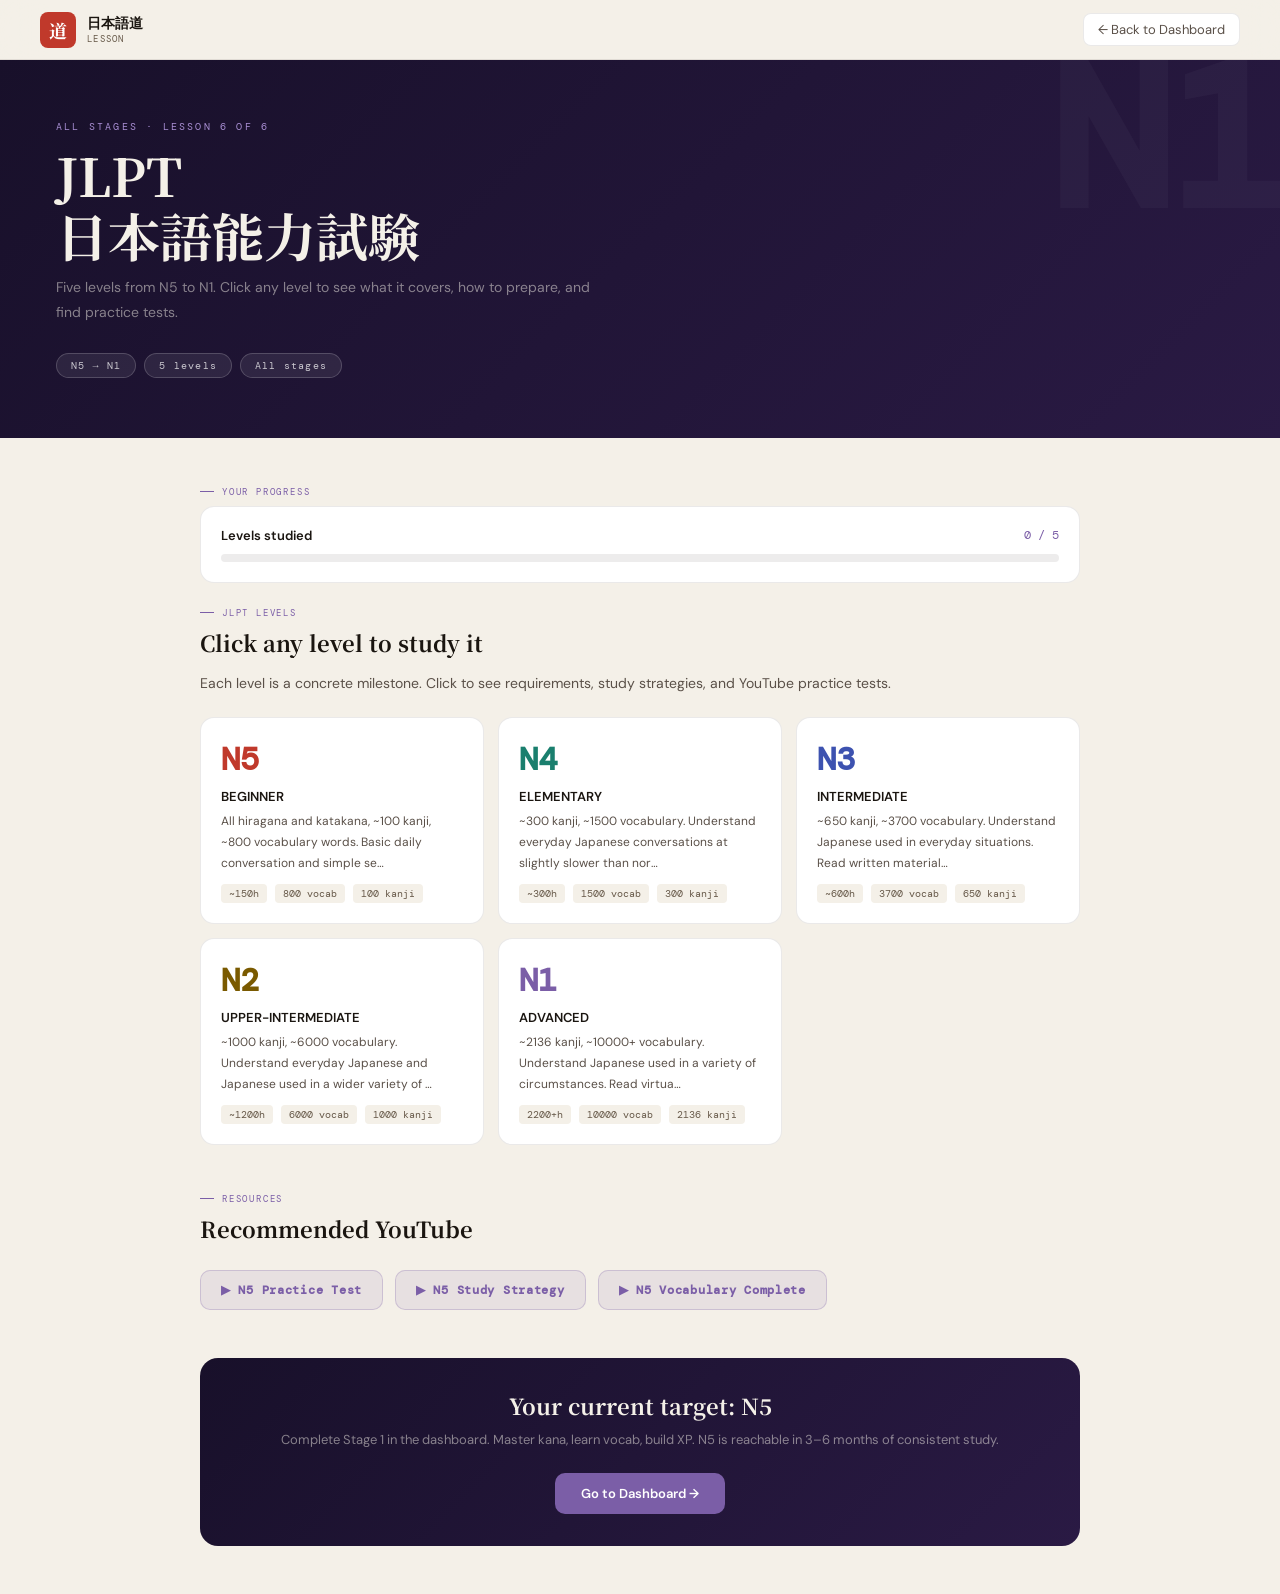
<file: lesson-jlpt.html>
<!DOCTYPE html>
<html lang="en">
<head>
<meta charset="UTF-8">
<meta name="viewport" content="width=device-width, initial-scale=1.0">
<title>JLPT Lesson | 日本語道</title>
<link rel="preconnect" href="https://fonts.googleapis.com">
<link href="https://fonts.googleapis.com/css2?family=Noto+Serif+JP:wght@400;500;600;700&family=DM+Sans:wght@300;400;500;600&family=DM+Mono:wght@400;500&display=swap" rel="stylesheet">
<style>
:root{--cream:#f4f0e8;--ink:#1a1510;--ink2:#3d3528;--ink3:#5a5048;--ink4:#665848;--red:#c0392b;--red-lt:rgba(192,57,43,.10);--gold:#7a5a00;--gold-lt:rgba(184,146,42,.10);--purple:#7b5ea7;--purple-lt:rgba(123,94,167,.10);--border:rgba(26,21,16,.09);--border2:rgba(26,21,16,.16);--ac:#7b5ea7;--ac-lt:rgba(123,94,167,.10);--font-jp:'Noto Serif JP',serif;--font-ui:'DM Sans',sans-serif;--font-mono:'DM Mono',monospace;--ease:cubic-bezier(.25,.46,.45,.94);}
*,*::before,*::after{box-sizing:border-box;margin:0;padding:0}html{font-size:15px;-webkit-font-smoothing:antialiased;scroll-behavior:smooth}body{font-family:var(--font-ui);background:var(--cream);color:var(--ink);overflow-x:hidden}a{text-decoration:none;color:inherit}button{font-family:var(--font-ui);cursor:pointer}::-webkit-scrollbar{width:5px}::-webkit-scrollbar-thumb{background:rgba(26,21,16,.12);border-radius:3px}
.nav{position:sticky;top:0;z-index:200;display:flex;align-items:center;justify-content:space-between;padding:0 40px;height:60px;background:rgba(244,240,232,.92);backdrop-filter:blur(20px);border-bottom:1px solid var(--border);}
.nav-brand{display:flex;align-items:center;gap:11px}.nav-logo{width:36px;height:36px;border-radius:8px;background:var(--red);display:flex;align-items:center;justify-content:center;font-family:var(--font-jp);font-size:18px;font-weight:700;color:#fff}.nav-brand-name{font-size:14px;font-weight:600;color:var(--ink)}.nav-brand-sub{font-size:9px;color:var(--ink4);letter-spacing:.14em;font-family:var(--font-mono)}.nav-back{display:flex;align-items:center;gap:7px;font-size:13px;color:var(--ink3);padding:7px 14px;border-radius:8px;border:1px solid var(--border);background:white}.nav-back:hover{border-color:var(--border2)}
.lesson-hero{background:linear-gradient(135deg,#18102a 0%,#2a1a44 100%);padding:60px 56px 56px;position:relative;overflow:hidden;}
.lesson-hero::before{content:'N1';font-family:var(--font-mono);font-size:200px;font-weight:700;position:absolute;right:-10px;top:-20px;color:rgba(255,255,255,.03);line-height:1;pointer-events:none;}
.hero-eyebrow{font-size:10px;letter-spacing:.22em;color:#a98fd4;font-family:var(--font-mono);text-transform:uppercase;margin-bottom:12px}
.hero-title{font-family:var(--font-jp);font-size:clamp(32px,5vw,52px);font-weight:700;color:#f4f0e8;line-height:1.15;margin-bottom:10px}
.hero-sub{font-size:14px;color:rgba(244,240,232,.5);line-height:1.8;max-width:560px;margin-bottom:28px}
.hero-pill{font-size:10px;letter-spacing:.12em;padding:5px 14px;border-radius:20px;font-family:var(--font-mono);border:1px solid;display:inline-block;margin-right:8px;margin-bottom:4px;background:rgba(255,255,255,.08);border-color:rgba(255,255,255,.18);color:rgba(255,255,255,.75)}
.content{max-width:960px;margin:0 auto;padding:48px 40px}
.lb{margin-bottom:48px}
.be{font-size:9px;letter-spacing:.2em;color:var(--ac);font-family:var(--font-mono);text-transform:uppercase;margin-bottom:8px;display:flex;align-items:center;gap:8px}.be::before{content:'';width:14px;height:1px;background:var(--ac)}
.bt{font-family:var(--font-jp);font-size:22px;font-weight:700;color:var(--ink);margin-bottom:12px}
.bb{font-size:14px;color:var(--ink3);line-height:1.9}.bb strong{color:var(--ink);font-weight:600}
.level-grid{display:grid;grid-template-columns:repeat(auto-fit,minmax(240px,1fr));gap:14px;margin-top:20px}
.level-card{background:white;border:1px solid var(--border);border-radius:14px;padding:20px;cursor:pointer;transition:border-color .15s,transform .15s}
.level-card:hover{transform:translateY(-2px);border-color:var(--border2)}
.level-card.done{border-left:4px solid var(--ac);background:var(--ac-lt)}
.lc-badge{font-family:var(--font-mono);font-size:32px;font-weight:700;margin-bottom:8px}
.lc-title{font-size:13px;font-weight:600;color:var(--ink);margin-bottom:6px}
.lc-body{font-size:12px;color:var(--ink3);line-height:1.75;margin-bottom:10px}
.lc-stats{display:flex;gap:8px;flex-wrap:wrap}
.lc-stat{font-size:10px;font-family:var(--font-mono);color:var(--ink4);background:var(--cream);padding:3px 8px;border-radius:4px}
.lc-check{font-size:11px;color:var(--ac);font-family:var(--font-mono);margin-top:8px}
.modal-overlay{position:fixed;inset:0;z-index:9000;background:rgba(26,21,16,.65);backdrop-filter:blur(10px);display:flex;align-items:center;justify-content:center;padding:1rem;opacity:0;transition:opacity .25s;pointer-events:none}
.modal-overlay.open{opacity:1;pointer-events:all}
.modal-box{background:white;border:1px solid var(--border2);border-radius:22px;width:100%;max-width:540px;max-height:88vh;overflow-y:auto;position:relative;box-shadow:0 24px 64px rgba(26,21,16,.18);transform:translateY(16px) scale(.97);transition:transform .25s}
.modal-overlay.open .modal-box{transform:translateY(0) scale(1)}
.modal-close-btn{position:absolute;top:14px;right:14px;background:var(--cream);border:1px solid var(--border);color:var(--ink3);width:32px;height:32px;border-radius:50%;font-size:16px;display:flex;align-items:center;justify-content:center;z-index:2;cursor:pointer}
.modal-hero{background:linear-gradient(135deg,#18102a,#2a1a44);padding:2rem;text-align:center;border-radius:20px 20px 0 0}
.modal-level-big{font-family:var(--font-mono);font-size:72px;font-weight:700;line-height:1;display:block;margin-bottom:.25rem;color:#f4f0e8}
.modal-level-name{font-size:14px;color:#a98fd4;font-family:var(--font-mono);letter-spacing:.08em}
.modal-body{padding:1.5rem 1.75rem}
.modal-sec-title{font-size:9px;letter-spacing:.2em;color:var(--ink4);font-family:var(--font-mono);margin-bottom:.5rem;text-transform:uppercase}
.modal-sec-body{font-size:13px;color:var(--ink2);line-height:1.8;margin-bottom:1rem}
.modal-stats-grid{display:grid;grid-template-columns:repeat(3,1fr);gap:10px;margin-bottom:1rem}
.modal-stat{background:var(--cream);border:1px solid var(--border);border-radius:10px;padding:12px;text-align:center}
.modal-stat-val{font-family:var(--font-mono);font-size:18px;font-weight:600;color:var(--ac);margin-bottom:3px}
.modal-stat-lbl{font-size:10px;color:var(--ink4);letter-spacing:.06em}
.modal-yt-btn{display:flex;align-items:center;gap:8px;background:var(--ac-lt);border:1px solid rgba(123,94,167,.2);border-radius:10px;padding:.6rem 1rem;cursor:pointer;width:100%;margin-bottom:.75rem}
.modal-yt-icon{width:24px;height:24px;background:var(--ac);border-radius:5px;display:flex;align-items:center;justify-content:center;font-size:10px;color:#fff;flex-shrink:0}
.modal-yt-label{font-size:11px;font-weight:600;color:var(--ink)}
.modal-done-btn{width:100%;padding:11px;background:var(--ac);border:none;color:#fff;border-radius:10px;font-size:13px;font-weight:600;cursor:pointer}
.pb-wrap{background:white;border:1px solid var(--border);border-radius:14px;padding:20px;margin-bottom:24px}
.pb-top{display:flex;justify-content:space-between;margin-bottom:10px}
.pb-label{font-size:13px;font-weight:600;color:var(--ink)}.pb-count{font-size:12px;font-family:var(--font-mono);color:var(--ac)}
.pb-bar{height:8px;background:rgba(26,21,16,.08);border-radius:4px;overflow:hidden}
.pb-fill{height:100%;background:var(--ac);border-radius:4px;transition:width .8s}
.yt-btn{display:inline-flex;align-items:center;gap:10px;background:var(--ac-lt);border:1px solid rgba(123,94,167,.25);color:var(--ac);padding:11px 20px;border-radius:10px;font-size:12px;font-weight:600;letter-spacing:.06em;font-family:var(--font-mono);transition:background .15s;margin-top:14px;margin-right:8px}.yt-btn:hover{background:rgba(123,94,167,.18)}
.cta{background:linear-gradient(135deg,#18102a,#2a1a44);border-radius:18px;padding:32px;text-align:center;margin-top:48px;}
.cta-title{font-family:var(--font-jp);font-size:22px;font-weight:700;color:#f4f0e8;margin-bottom:8px}.cta-body{font-size:13px;color:rgba(244,240,232,.5);margin-bottom:22px;line-height:1.7}.cta-btn{display:inline-flex;align-items:center;gap:8px;background:var(--ac);color:#fff;border:none;padding:12px 26px;border-radius:10px;font-size:13px;font-weight:600}
.toast-container{position:fixed;bottom:1.25rem;right:1.25rem;z-index:9999;display:flex;flex-direction:column;gap:7px}
.toast{background:var(--ink);border:1px solid rgba(255,255,255,.1);border-radius:10px;padding:10px 14px;font-size:12px;color:#f4f0e8;max-width:280px;animation:toastIn .3s ease forwards}
.toast.success{border-color:rgba(74,124,63,.5)}
@keyframes toastIn{from{transform:translateX(110%);opacity:0}to{transform:translateX(0);opacity:1}}
@keyframes toastOut{from{opacity:1}to{transform:translateX(110%);opacity:0}}
@media(max-width:700px){.lesson-hero{padding:40px 24px 36px}.content{padding:32px 20px}}
</style>
</head>
<body>
<div class="toast-container" id="toastContainer"></div>
<div class="modal-overlay" id="levelModal">
  <div class="modal-box">
    <button class="modal-close-btn" onclick="closeModal()">✕</button>
    <div class="modal-hero">
      <span class="modal-level-big" id="mk-level">N5</span>
      <div class="modal-level-name" id="mk-level-name">BEGINNER</div>
    </div>
    <div class="modal-body">
      <div class="modal-stats-grid">
        <div class="modal-stat"><div class="modal-stat-val" id="mk-hours">~150h</div><div class="modal-stat-lbl">STUDY HRS</div></div>
        <div class="modal-stat"><div class="modal-stat-val" id="mk-vocab">800</div><div class="modal-stat-lbl">VOCAB</div></div>
        <div class="modal-stat"><div class="modal-stat-val" id="mk-kanji">100</div><div class="modal-stat-lbl">KANJI</div></div>
      </div>
      <div class="modal-sec-title">What this level covers</div>
      <div class="modal-sec-body" id="mk-desc"></div>
      <div class="modal-sec-title">How to prepare</div>
      <div class="modal-sec-body" id="mk-prep"></div>
      <button class="modal-yt-btn" id="mk-yt"><div class="modal-yt-icon">▶</div><div><div class="modal-yt-label" id="mk-yt-label">Practice test</div><div style="font-size:9px;color:var(--ac);font-family:var(--font-mono)">OPEN YOUTUBE ↗</div></div></button>
      <button class="modal-done-btn" onclick="markStudied()">✓ Mark as studied</button>
    </div>
  </div>
</div>
<nav class="nav">
  <a href="index.html" class="nav-brand"><div class="nav-logo">道</div><div><div class="nav-brand-name">日本語道</div><div class="nav-brand-sub">LESSON</div></div></a>
  <a href="dashboard.html" class="nav-back">← Back to Dashboard</a>
</nav>
<div class="lesson-hero">
  <div class="hero-eyebrow">All stages · Lesson 6 of 6</div>
  <div class="hero-title">JLPT<br>日本語能力試験</div>
  <div class="hero-sub">Five levels from N5 to N1. Click any level to see what it covers, how to prepare, and find practice tests.</div>
  <span class="hero-pill">N5 → N1</span><span class="hero-pill">5 levels</span><span class="hero-pill">All stages</span>
</div>
<div class="content">
  <div class="lb">
    <div class="be">Your progress</div>
    <div class="pb-wrap">
      <div class="pb-top"><span class="pb-label">Levels studied</span><span class="pb-count" id="pbCount">0 / 5</span></div>
      <div class="pb-bar"><div class="pb-fill" id="pbFill" style="width:0%"></div></div>
    </div>
    <div class="be">JLPT levels</div>
    <div class="bt">Click any level to study it</div>
    <div class="bb">Each level is a concrete milestone. Click to see requirements, study strategies, and YouTube practice tests.</div>
    <div class="level-grid" id="levelGrid"></div>
  </div>
  <div class="lb">
    <div class="be">Resources</div>
    <div class="bt">Recommended YouTube</div>
    <button class="yt-btn" onclick="openYT('JLPT N5 complete practice test Japanese')">▶ N5 Practice Test</button>
    <button class="yt-btn" onclick="openYT('how to pass JLPT N5 study plan strategy')">▶ N5 Study Strategy</button>
    <button class="yt-btn" onclick="openYT('JLPT N5 vocabulary complete list 800 words')">▶ N5 Vocabulary Complete</button>
  </div>
  <div class="cta">
    <div class="cta-title">Your current target: N5</div>
    <div class="cta-body">Complete Stage 1 in the dashboard. Master kana, learn vocab, build XP. N5 is reachable in 3–6 months of consistent study.</div>
    <button class="cta-btn" onclick="location.href='dashboard.html'">Go to Dashboard →</button>
  </div>
</div>
<script>
const LEVELS=[
  {id:'N5',name:'BEGINNER',hours:'~150h',vocab:'800',kanji:'100',color:'var(--red)',desc:'All hiragana and katakana, ~100 kanji, ~800 vocabulary words. Basic daily conversation and simple sentences. Ability to understand simple written and spoken Japanese.',prep:'Complete Stage 1 of this system. Master kana, learn N5 vocabulary, study basic sentence patterns with particles は が を に で. Take mock tests in the final month.',ytQ:'JLPT N5 complete practice test Japanese'},
  {id:'N4',name:'ELEMENTARY',hours:'~300h',vocab:'1500',kanji:'300',color:'#1a7f6e',desc:'~300 kanji, ~1500 vocabulary. Understand everyday Japanese conversations at slightly slower than normal speed. Read simple texts written in hiragana, katakana, and basic kanji.',prep:'Build on N5 grammar. Add verb conjugations (te-form, ta-form, potential, passive). Study N4 kanji using Anki. Read graded readers at N4 level.',ytQ:'JLPT N4 preparation complete guide vocabulary grammar'},
  {id:'N3',name:'INTERMEDIATE',hours:'~600h',vocab:'3700',kanji:'650',desc:'~650 kanji, ~3700 vocabulary. Understand Japanese used in everyday situations. Read written materials written in everyday language.',prep:'Heavy immersion at this stage. Native anime with Japanese subtitles, NHK Web Easy for reading. Grammar: N3 patterns from resources like Tobira.',color:'#3d52b0',ytQ:'JLPT N3 preparation study plan grammar vocabulary'},
  {id:'N2',name:'UPPER-INTERMEDIATE',hours:'~1200h',vocab:'6000',kanji:'1000',color:'#7a5a00',desc:'~1000 kanji, ~6000 vocabulary. Understand everyday Japanese and Japanese used in a wider variety of situations. Required by most Japanese companies for non-native employees.',prep:'Read native materials daily — news, novels, manga. Shadowing for listening. N2 is the professional benchmark. Give yourself 2+ years of serious study.',ytQ:'JLPT N2 preparation strategy resources complete'},
  {id:'N1',name:'ADVANCED',hours:'2200+h',vocab:'10000',kanji:'2136',color:'#7b5ea7',desc:'~2136 kanji, ~10000+ vocabulary. Understand Japanese used in a variety of circumstances. Read virtually any written material. Near-native comprehension of spoken Japanese.',prep:'Read novels and academic papers. Watch native TV without subtitles. N1 requires 3–5+ years of serious study. It represents genuine mastery of the language.',ytQ:'JLPT N1 preparation advanced study strategy'},
];
let progress={},currentLevel=null;
function loadProgress(){try{progress=JSON.parse(localStorage.getItem('jpProgress_jlpt')||'{}');}catch(e){progress={};}}
function saveProgress(){localStorage.setItem('jpProgress_jlpt',JSON.stringify(progress));}
function buildGrid(){
  const grid=document.getElementById('levelGrid');grid.innerHTML='';
  LEVELS.forEach(l=>{
    const done=!!progress[l.id];
    const card=document.createElement('div');card.className='level-card'+(done?' done':'');
    card.innerHTML=`<div class="lc-badge" style="color:${l.color}">${l.id}</div><div class="lc-title">${l.name}</div><div class="lc-body">${l.desc.slice(0,100)}…</div><div class="lc-stats"><span class="lc-stat">${l.hours}</span><span class="lc-stat">${l.vocab} vocab</span><span class="lc-stat">${l.kanji} kanji</span></div>${done?'<div class="lc-check">✓ Studied</div>':''}`;
    card.onclick=()=>openModal(l);
    grid.appendChild(card);
  });
  const done=Object.values(progress).filter(Boolean).length;
  document.getElementById('pbCount').textContent=done+' / 5';
  document.getElementById('pbFill').style.width=Math.round(done/5*100)+'%';
}
function openModal(l){
  currentLevel=l;
  document.getElementById('mk-level').textContent=l.id;
  document.getElementById('mk-level-name').textContent=l.name;
  document.getElementById('mk-hours').textContent=l.hours;
  document.getElementById('mk-vocab').textContent=l.vocab;
  document.getElementById('mk-kanji').textContent=l.kanji;
  document.getElementById('mk-desc').textContent=l.desc;
  document.getElementById('mk-prep').textContent=l.prep;
  document.getElementById('mk-yt').onclick=()=>openYT(l.ytQ);
  document.getElementById('mk-yt-label').textContent=l.id+' Practice Test & Guide';
  document.getElementById('levelModal').classList.add('open');
}
function closeModal(){document.getElementById('levelModal').classList.remove('open');currentLevel=null;}
document.getElementById('levelModal').addEventListener('click',e=>{if(e.target===document.getElementById('levelModal'))closeModal();});
function markStudied(){
  if(!currentLevel)return;
  progress[currentLevel.id]=true;
  saveProgress();buildGrid();closeModal();
  toast('✓ '+currentLevel.id+' marked as studied!','success');
}
function openYT(q){window.open('https://www.youtube.com/results?search_query='+encodeURIComponent(q),'_blank');}
function toast(msg,type='success'){const t=document.createElement('div');t.className='toast '+(type||'');t.textContent=msg;document.getElementById('toastContainer').appendChild(t);setTimeout(()=>{t.style.animation='toastOut .3s ease forwards';setTimeout(()=>t.remove(),300);},3000);}
loadProgress();buildGrid();
</script>
</body>
</html>
</file>
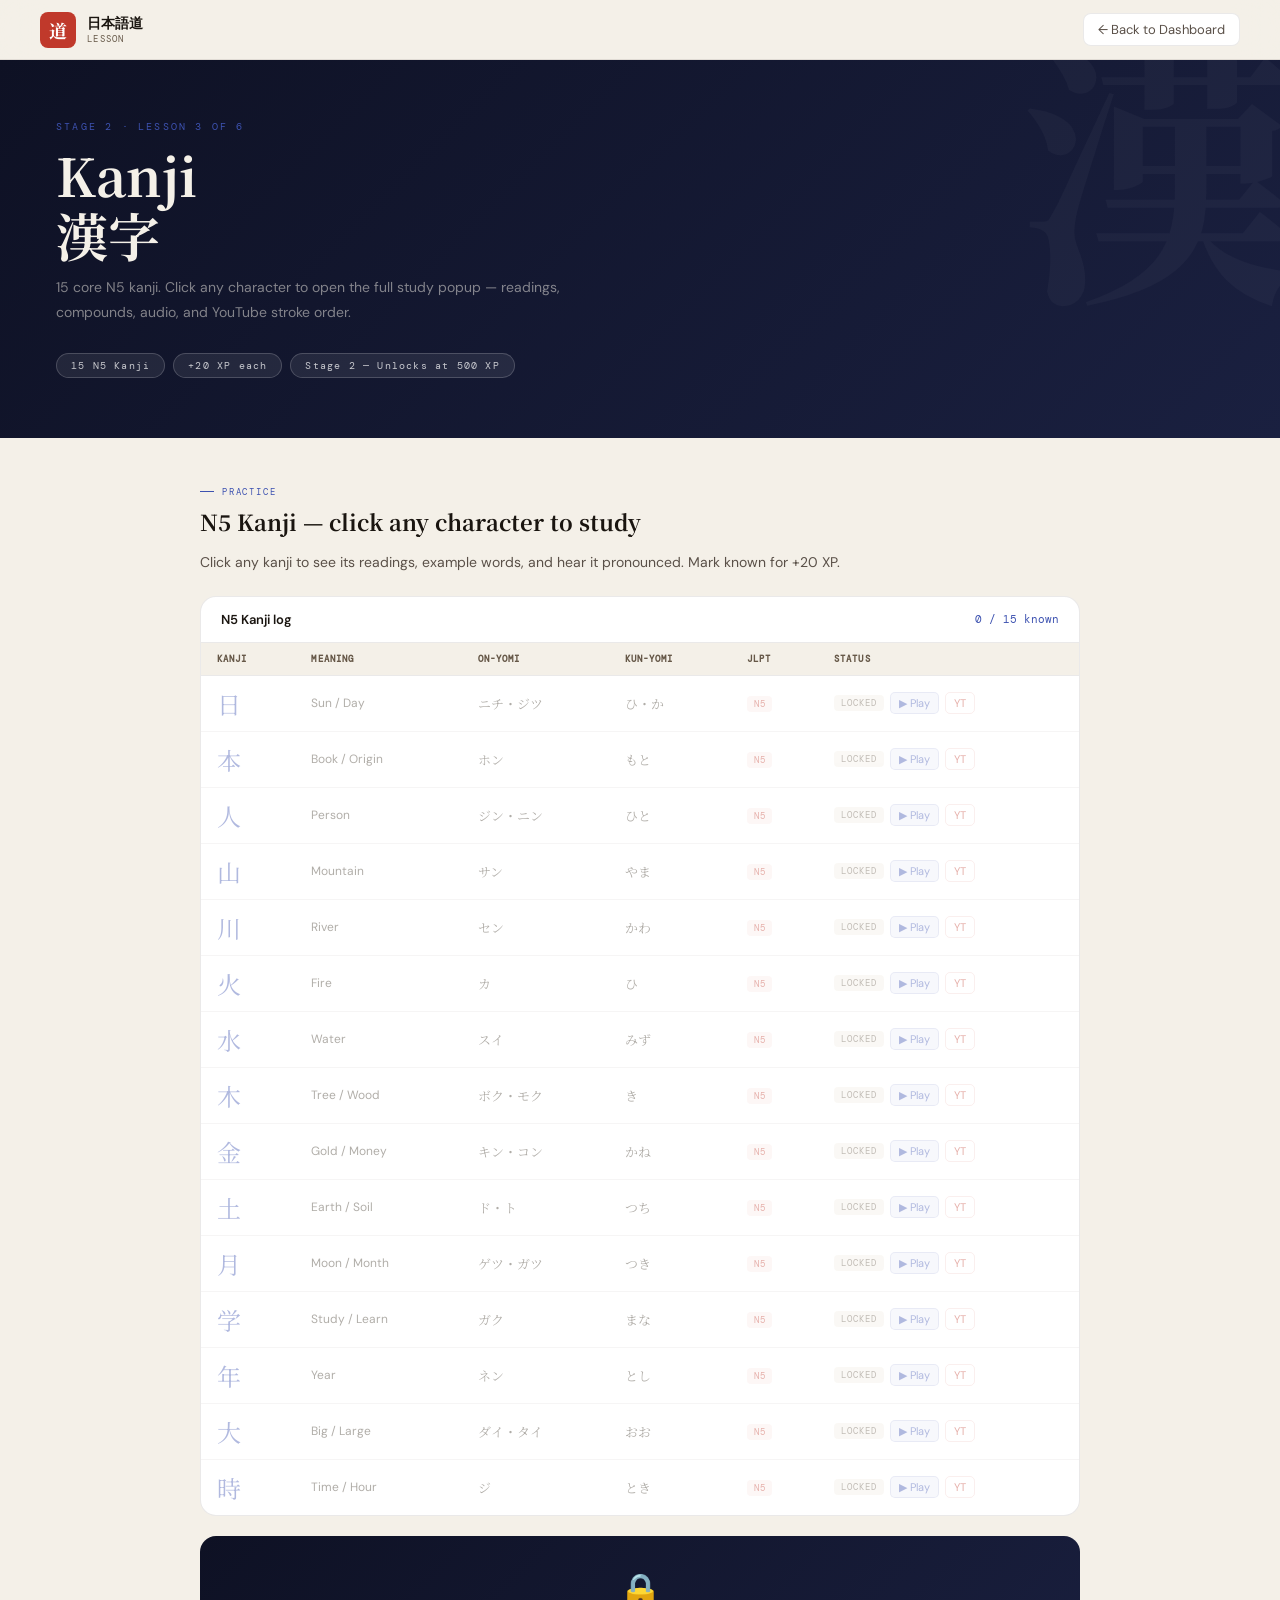
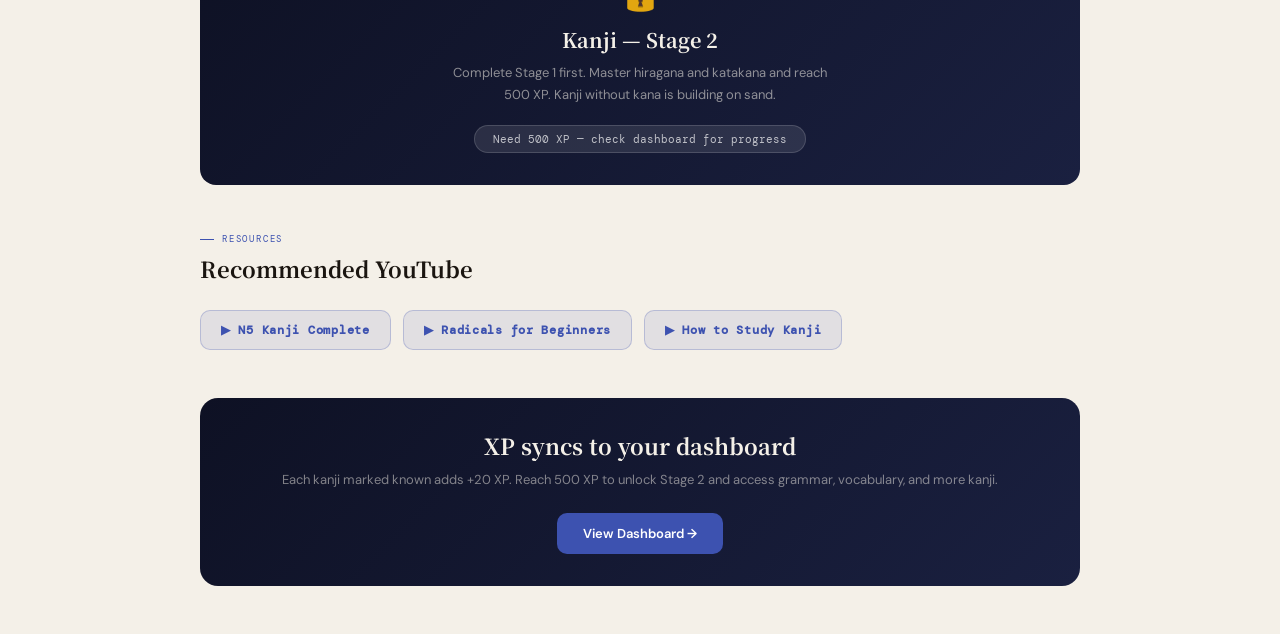
<file: lesson-kanji.html>
<!DOCTYPE html>
<html lang="en">
<head>
<meta charset="UTF-8">
<meta name="viewport" content="width=device-width, initial-scale=1.0">
<title>Kanji Lesson | 日本語道</title>
<link rel="preconnect" href="https://fonts.googleapis.com">
<link href="https://fonts.googleapis.com/css2?family=Noto+Serif+JP:wght@400;500;600;700&family=DM+Sans:wght@300;400;500;600&family=DM+Mono:wght@400;500&display=swap" rel="stylesheet">
<style>
:root{--cream:#f4f0e8;--ink:#1a1510;--ink2:#3d3528;--ink3:#5a5048;--ink4:#665848;--red:#c0392b;--red-lt:rgba(192,57,43,.10);--gold:#7a5a00;--gold-lt:rgba(184,146,42,.10);--indigo:#3d52b0;--indigo-lt:rgba(61,82,176,.10);--moss:#4a7c3f;--moss-lt:rgba(74,124,63,.10);--border:rgba(26,21,16,.09);--border2:rgba(26,21,16,.16);--font-jp:'Noto Serif JP',serif;--font-ui:'DM Sans',sans-serif;--font-mono:'DM Mono',monospace;--ease:cubic-bezier(.25,.46,.45,.94);}
*,*::before,*::after{box-sizing:border-box;margin:0;padding:0}html{font-size:15px;-webkit-font-smoothing:antialiased;scroll-behavior:smooth}body{font-family:var(--font-ui);background:var(--cream);color:var(--ink);overflow-x:hidden}a{text-decoration:none;color:inherit}button{font-family:var(--font-ui);cursor:pointer}::-webkit-scrollbar{width:5px}::-webkit-scrollbar-thumb{background:rgba(26,21,16,.12);border-radius:3px}
.nav{position:sticky;top:0;z-index:200;display:flex;align-items:center;justify-content:space-between;padding:0 40px;height:60px;background:rgba(244,240,232,.92);backdrop-filter:blur(20px);border-bottom:1px solid var(--border);}
.nav-brand{display:flex;align-items:center;gap:11px}.nav-logo{width:36px;height:36px;border-radius:8px;background:var(--red);display:flex;align-items:center;justify-content:center;font-family:var(--font-jp);font-size:18px;font-weight:700;color:#fff}.nav-brand-name{font-size:14px;font-weight:600;color:var(--ink)}.nav-brand-sub{font-size:9px;color:var(--ink4);letter-spacing:.14em;font-family:var(--font-mono)}.nav-back{display:flex;align-items:center;gap:7px;font-size:13px;color:var(--ink3);padding:7px 14px;border-radius:8px;border:1px solid var(--border);background:white}.nav-back:hover{border-color:var(--border2)}
.lesson-hero{background:linear-gradient(135deg,#0e1124 0%,#1a2040 100%);padding:60px 56px 56px;position:relative;overflow:hidden;}
.lesson-hero::before{content:'漢';font-family:var(--font-jp);font-size:280px;font-weight:700;position:absolute;right:-20px;top:-40px;color:rgba(255,255,255,.03);line-height:1;pointer-events:none;user-select:none;}
.hero-eyebrow{font-size:10px;letter-spacing:.22em;color:var(--indigo);font-family:var(--font-mono);text-transform:uppercase;margin-bottom:12px}
.hero-title{font-family:var(--font-jp);font-size:clamp(32px,5vw,52px);font-weight:700;color:#f4f0e8;line-height:1.15;margin-bottom:10px}
.hero-sub{font-size:14px;color:rgba(244,240,232,.5);line-height:1.8;max-width:560px;margin-bottom:28px}
.hero-pill{font-size:10px;letter-spacing:.12em;padding:5px 14px;border-radius:20px;font-family:var(--font-mono);border:1px solid;display:inline-block;margin-right:8px;margin-bottom:4px;background:rgba(255,255,255,.08);border-color:rgba(255,255,255,.18);color:rgba(255,255,255,.75)}
.content{max-width:960px;margin:0 auto;padding:48px 40px}
.lb{margin-bottom:48px}
.be{font-size:9px;letter-spacing:.2em;color:var(--indigo);font-family:var(--font-mono);text-transform:uppercase;margin-bottom:8px;display:flex;align-items:center;gap:8px}.be::before{content:'';width:14px;height:1px;background:var(--indigo)}
.bt{font-family:var(--font-jp);font-size:22px;font-weight:700;color:var(--ink);margin-bottom:12px}
.bb{font-size:14px;color:var(--ink3);line-height:1.9}.bb strong{color:var(--ink);font-weight:600}
/* KANJI TABLE */
.kanji-wrap{background:white;border:1px solid var(--border);border-radius:16px;overflow:hidden;margin-top:20px}
.kanji-wrap-hdr{padding:14px 20px;border-bottom:1px solid var(--border);display:flex;align-items:center;justify-content:space-between}
.kwh-title{font-size:13px;font-weight:600;color:var(--ink)}.kwh-count{font-size:11px;font-family:var(--font-mono);color:var(--indigo)}
.kanji-table{width:100%;border-collapse:collapse}
.kanji-table th{font-size:9px;letter-spacing:.12em;color:var(--ink4);font-family:var(--font-mono);text-align:left;padding:10px 16px;border-bottom:1px solid var(--border);background:var(--cream);text-transform:uppercase}
.kanji-table td{padding:10px 16px;border-bottom:1px solid rgba(26,21,16,.04);font-size:12px;color:var(--ink2);vertical-align:middle}
.kanji-table tr:last-child td{border-bottom:none}.kanji-table tr:hover td{background:var(--cream)}
.kj-char{font-family:var(--font-jp);font-size:24px;color:var(--indigo);cursor:pointer;transition:color .15s}.kj-char:hover{color:#2a3a8f}
.kj-badge{display:inline-block;font-size:9px;letter-spacing:.1em;padding:2px 7px;border-radius:4px;font-family:var(--font-mono)}
.kj-st-locked{background:var(--cream);color:var(--ink4)}.kj-st-learning{background:var(--gold-lt);color:var(--gold)}.kj-st-known{background:var(--moss-lt);color:var(--moss)}
.kj-play{background:var(--indigo-lt);border:1px solid rgba(61,82,176,.2);border-radius:5px;padding:3px 8px;font-size:11px;color:var(--indigo);cursor:pointer}
.kj-yt{background:none;border:1px solid rgba(192,57,43,.2);border-radius:5px;padding:3px 8px;font-size:11px;color:var(--red);cursor:pointer}
/* MODAL */
.modal-overlay{position:fixed;inset:0;z-index:9000;background:rgba(26,21,16,.65);backdrop-filter:blur(10px);display:flex;align-items:center;justify-content:center;padding:1rem;opacity:0;transition:opacity .25s;pointer-events:none}
.modal-overlay.open{opacity:1;pointer-events:all}
.modal-box{background:white;border:1px solid var(--border2);border-radius:22px;width:100%;max-width:520px;max-height:88vh;overflow-y:auto;position:relative;box-shadow:0 24px 64px rgba(26,21,16,.18);transform:translateY(16px) scale(.97);transition:transform .25s}
.modal-overlay.open .modal-box{transform:translateY(0) scale(1)}
.modal-close-btn{position:absolute;top:14px;right:14px;background:var(--cream);border:1px solid var(--border);color:var(--ink3);width:32px;height:32px;border-radius:50%;font-size:16px;display:flex;align-items:center;justify-content:center;z-index:2;cursor:pointer}
.modal-hero{background:linear-gradient(135deg,#0e1124,#1a2040);padding:2rem;text-align:center;border-radius:20px 20px 0 0}
.modal-kj-big{font-family:var(--font-jp);font-size:90px;font-weight:700;line-height:1;display:block;margin-bottom:.25rem;color:#f4f0e8}
.modal-kj-mean{font-size:18px;color:rgba(255,255,255,.6);font-family:var(--font-mono);letter-spacing:.08em;margin-bottom:.5rem}
.modal-kj-badge{font-size:9px;letter-spacing:.2em;padding:3px 13px;border-radius:20px;font-family:var(--font-mono);display:inline-block;background:var(--indigo-lt);color:var(--indigo);border:1px solid rgba(61,82,176,.3)}
.modal-body{padding:1.25rem 1.75rem}
.modal-audio-btn{display:flex;align-items:center;gap:10px;width:100%;background:var(--indigo-lt);border:1px solid rgba(61,82,176,.25);border-radius:10px;padding:.75rem 1rem;cursor:pointer;transition:background .2s;margin-bottom:1rem}
.modal-audio-btn:hover{background:rgba(61,82,176,.18)}
.modal-audio-icon{width:28px;height:28px;background:var(--indigo);border-radius:6px;display:flex;align-items:center;justify-content:center;font-size:12px;flex-shrink:0;color:#fff}
.modal-sec-title{font-size:9px;letter-spacing:.2em;color:var(--ink4);font-family:var(--font-mono);margin-bottom:.5rem;text-transform:uppercase}
.modal-reading-row{display:grid;grid-template-columns:1fr 1fr;gap:12px;margin-bottom:1rem}
.modal-reading-card{background:var(--cream);border:1px solid var(--border);border-radius:10px;padding:12px}
.modal-reading-type{font-size:9px;font-family:var(--font-mono);color:var(--ink4);letter-spacing:.12em;margin-bottom:4px}
.modal-reading-val{font-family:var(--font-jp);font-size:18px;color:var(--ink)}
.modal-examples{display:flex;flex-direction:column;gap:5px;margin-bottom:1rem}
.modal-ex-row{background:var(--cream);border:1px solid var(--border);border-radius:6px;padding:6px 10px;font-family:var(--font-jp);font-size:13px;color:var(--ink2)}
.modal-yt-btn{display:flex;align-items:center;gap:8px;background:var(--indigo-lt);border:1px solid rgba(61,82,176,.2);border-radius:10px;padding:.6rem 1rem;cursor:pointer;width:100%;margin-bottom:.75rem}
.modal-yt-icon{width:24px;height:24px;background:var(--indigo);border-radius:5px;display:flex;align-items:center;justify-content:center;font-size:10px;color:#fff;flex-shrink:0}
.modal-yt-label{font-size:11px;font-weight:600;color:var(--ink)}
.modal-status-row{display:flex;gap:8px}
.mstatus-btn{flex:1;padding:9px;border-radius:8px;font-size:10px;letter-spacing:.12em;border:1px solid;cursor:pointer;font-family:var(--font-mono)}
.s-learning{border-color:rgba(184,146,42,.3);color:var(--gold);background:var(--gold-lt)}
.s-known{border-color:var(--moss);color:#fff;background:var(--moss)}
.s-reset{border-color:var(--border2);color:var(--ink3);background:var(--cream)}
.locked-notice{background:linear-gradient(135deg,#0e1124,#1a2040);border-radius:16px;padding:32px;text-align:center;margin-top:20px}
.ln-icon{font-size:36px;margin-bottom:10px}.ln-title{font-family:var(--font-jp);font-size:20px;font-weight:700;color:#f4f0e8;margin-bottom:8px}.ln-body{font-size:13px;color:rgba(244,240,232,.55);line-height:1.75;max-width:400px;margin:0 auto 18px}.ln-xp{font-size:11px;font-family:var(--font-mono);background:rgba(255,255,255,.1);color:rgba(255,255,255,.7);border:1px solid rgba(255,255,255,.15);padding:6px 18px;border-radius:20px;display:inline-block}
.yt-btn{display:inline-flex;align-items:center;gap:10px;background:var(--indigo-lt);border:1px solid rgba(61,82,176,.25);color:var(--indigo);padding:11px 20px;border-radius:10px;font-size:12px;font-weight:600;letter-spacing:.06em;font-family:var(--font-mono);transition:background .15s;margin-top:14px;margin-right:8px}.yt-btn:hover{background:rgba(61,82,176,.18)}
.cta{background:linear-gradient(135deg,#0e1124,#1a2040);border-radius:18px;padding:32px;text-align:center;margin-top:48px;}
.cta-title{font-family:var(--font-jp);font-size:22px;font-weight:700;color:#f4f0e8;margin-bottom:8px}.cta-body{font-size:13px;color:rgba(244,240,232,.5);margin-bottom:22px;line-height:1.7}.cta-btn{display:inline-flex;align-items:center;gap:8px;background:var(--indigo);color:#fff;border:none;padding:12px 26px;border-radius:10px;font-size:13px;font-weight:600}
.toast-container{position:fixed;bottom:1.25rem;right:1.25rem;z-index:9999;display:flex;flex-direction:column;gap:7px}
.toast{background:var(--ink);border:1px solid rgba(255,255,255,.1);border-radius:10px;padding:10px 14px;font-size:12px;color:#f4f0e8;max-width:280px;animation:toastIn .3s ease forwards}
.toast.success{border-color:rgba(74,124,63,.5)}.toast.error{border-color:rgba(192,57,43,.5)}
@keyframes toastIn{from{transform:translateX(110%);opacity:0}to{transform:translateX(0);opacity:1}}
@keyframes toastOut{from{opacity:1}to{transform:translateX(110%);opacity:0}}
@media(max-width:700px){.lesson-hero{padding:40px 24px 36px}.content{padding:32px 20px}}
</style>
</head>
<body>
<div class="toast-container" id="toastContainer"></div>
<div class="modal-overlay" id="kanjiModal">
  <div class="modal-box">
    <button class="modal-close-btn" onclick="closeModal()">✕</button>
    <div class="modal-hero">
      <span class="modal-kj-big" id="mk-char">日</span>
      <div class="modal-kj-mean" id="mk-mean">Sun / Day</div>
      <span class="modal-kj-badge" id="mk-jlpt">N5</span>
    </div>
    <div class="modal-body">
      <button class="modal-audio-btn" onclick="playAudio()">
        <div class="modal-audio-icon">▶</div>
        <div><div style="font-size:12px;font-weight:600;color:var(--ink)" id="mk-audio-label">Play reading</div><div style="font-size:9px;color:var(--indigo);font-family:var(--font-mono);margin-top:2px">CLICK TO HEAR · ON-YOMI</div></div>
      </button>
      <div class="modal-reading-row">
        <div class="modal-reading-card"><div class="modal-reading-type">ON-YOMI (Chinese)</div><div class="modal-reading-val" id="mk-on"></div></div>
        <div class="modal-reading-card"><div class="modal-reading-type">KUN-YOMI (Japanese)</div><div class="modal-reading-val" id="mk-kun"></div></div>
      </div>
      <div class="modal-sec-title">Example compounds</div>
      <div class="modal-examples" id="mk-examples"></div>
      <button class="modal-yt-btn" id="mk-yt"><div class="modal-yt-icon">▶</div><div><div class="modal-yt-label">Stroke order &amp; readings</div><div style="font-size:9px;color:var(--indigo);font-family:var(--font-mono)">OPEN YOUTUBE ↗</div></div></button>
      <div class="modal-status-row">
        <button class="mstatus-btn s-learning" onclick="setStatus('learning')">Mark learning</button>
        <button class="mstatus-btn s-known" onclick="setStatus('known')">✓ Known +20XP</button>
        <button class="mstatus-btn s-reset" onclick="setStatus('locked')">Reset</button>
      </div>
    </div>
  </div>
</div>
<nav class="nav">
  <a href="index.html" class="nav-brand"><div class="nav-logo">道</div><div><div class="nav-brand-name">日本語道</div><div class="nav-brand-sub">LESSON</div></div></a>
  <a href="dashboard.html" class="nav-back">← Back to Dashboard</a>
</nav>
<div class="lesson-hero">
  <div class="hero-eyebrow">Stage 2 · Lesson 3 of 6</div>
  <div class="hero-title">Kanji<br>漢字</div>
  <div class="hero-sub">15 core N5 kanji. Click any character to open the full study popup — readings, compounds, audio, and YouTube stroke order.</div>
  <span class="hero-pill">15 N5 Kanji</span><span class="hero-pill">+20 XP each</span><span class="hero-pill">Stage 2 — Unlocks at 500 XP</span>
</div>
<div class="content">
  <div class="lb" id="mainSection">
    <div class="be">Practice</div>
    <div class="bt">N5 Kanji — click any character to study</div>
    <div class="bb">Click any kanji to see its readings, example words, and hear it pronounced. Mark known for +20 XP.</div>
    <div class="kanji-wrap">
      <div class="kanji-wrap-hdr"><span class="kwh-title">N5 Kanji log</span><span class="kwh-count" id="kanjiCount">0 / 15 known</span></div>
      <table class="kanji-table">
        <thead><tr><th>Kanji</th><th>Meaning</th><th>On-yomi</th><th>Kun-yomi</th><th>JLPT</th><th>Status</th></tr></thead>
        <tbody id="kanjiTbody"></tbody>
      </table>
    </div>
  </div>
  <div class="lb">
    <div class="be">Resources</div>
    <div class="bt">Recommended YouTube</div>
    <button class="yt-btn" onclick="openYT('learn kanji beginners JLPT N5 complete guide')">▶ N5 Kanji Complete</button>
    <button class="yt-btn" onclick="openYT('kanji radicals beginner guide Japanese')">▶ Radicals for Beginners</button>
    <button class="yt-btn" onclick="openYT('how to study kanji effectively anki method')">▶ How to Study Kanji</button>
  </div>
  <div class="cta">
    <div class="cta-title">XP syncs to your dashboard</div>
    <div class="cta-body">Each kanji marked known adds +20 XP. Reach 500 XP to unlock Stage 2 and access grammar, vocabulary, and more kanji.</div>
    <button class="cta-btn" onclick="location.href='dashboard.html'">View Dashboard →</button>
  </div>
</div>
<script>
const KANJI=[
 {k:'日',m:'Sun / Day',on:'ニチ・ジツ',kun:'ひ・か',jlpt:'N5',examples:['日本 (nihon) — Japan','日曜日 (nichiyoubi) — Sunday','今日 (kyou) — today']},
 {k:'本',m:'Book / Origin',on:'ホン',kun:'もと',jlpt:'N5',examples:['日本 (nihon) — Japan','本屋 (honya) — bookstore','本物 (honmono) — genuine']},
 {k:'人',m:'Person',on:'ジン・ニン',kun:'ひと',jlpt:'N5',examples:['日本人 (nihonjin) — Japanese person','人口 (jinkou) — population','一人 (hitori) — one person']},
 {k:'山',m:'Mountain',on:'サン',kun:'やま',jlpt:'N5',examples:['富士山 (fujisan) — Mt. Fuji','山田 (yamada) — Yamada (surname)','登山 (tozan) — mountain climbing']},
 {k:'川',m:'River',on:'セン',kun:'かわ',jlpt:'N5',examples:['川 (kawa) — river','河川 (kasen) — rivers','小川 (ogawa) — stream']},
 {k:'火',m:'Fire',on:'カ',kun:'ひ',jlpt:'N5',examples:['火曜日 (kayoubi) — Tuesday','火事 (kaji) — fire (disaster)','火山 (kazan) — volcano']},
 {k:'水',m:'Water',on:'スイ',kun:'みず',jlpt:'N5',examples:['水曜日 (suiyoubi) — Wednesday','水道 (suidou) — waterworks','お水 (omizu) — water (polite)']},
 {k:'木',m:'Tree / Wood',on:'ボク・モク',kun:'き',jlpt:'N5',examples:['木曜日 (mokuyoubi) — Thursday','木村 (kimura) — Kimura (surname)','木造 (mokuzou) — wooden structure']},
 {k:'金',m:'Gold / Money',on:'キン・コン',kun:'かね',jlpt:'N5',examples:['金曜日 (kinyoubi) — Friday','お金 (okane) — money','金色 (kiniro) — gold color']},
 {k:'土',m:'Earth / Soil',on:'ド・ト',kun:'つち',jlpt:'N5',examples:['土曜日 (doyoubi) — Saturday','土地 (tochi) — land','土台 (dodai) — foundation']},
 {k:'月',m:'Moon / Month',on:'ゲツ・ガツ',kun:'つき',jlpt:'N5',examples:['月曜日 (getsuyoubi) — Monday','一月 (ichigatsu) — January','月見 (tsukimi) — moon viewing']},
 {k:'学',m:'Study / Learn',on:'ガク',kun:'まな',jlpt:'N5',examples:['学校 (gakkou) — school','大学 (daigaku) — university','学生 (gakusei) — student']},
 {k:'年',m:'Year',on:'ネン',kun:'とし',jlpt:'N5',examples:['今年 (kotoshi) — this year','来年 (rainen) — next year','毎年 (maitoshi) — every year']},
 {k:'大',m:'Big / Large',on:'ダイ・タイ',kun:'おお',jlpt:'N5',examples:['大学 (daigaku) — university','大丈夫 (daijoubu) — okay','大きい (ookii) — big']},
 {k:'時',m:'Time / Hour',on:'ジ',kun:'とき',jlpt:'N5',examples:['時間 (jikan) — time','何時 (nanji) — what time','時計 (tokei) — clock']},
];
let progress={},currentKanji=null;
function loadProgress(){try{progress=JSON.parse(localStorage.getItem('jpProgress_kanji')||'{}');}catch(e){progress={};}}
function saveProgress(){
  localStorage.setItem('jpProgress_kanji',JSON.stringify(progress));
  try{const main=JSON.parse(localStorage.getItem('jpProgress')||'{}');if(!main.kanji)main.kanji={};Object.assign(main.kanji,progress);const knownCount=Object.values(progress).filter(v=>v==='known').length;main.xp=(main.xp||0);localStorage.setItem('jpProgress',JSON.stringify(main));}catch(e){}
}
function isUnlocked(){
  try{const main=JSON.parse(localStorage.getItem('jpProgress')||'{}');return(main.stage||1)>=2||(main.xp||0)>=500;}catch(e){return false;}
}
function buildTable(){
  const tbody=document.getElementById('kanjiTbody');tbody.innerHTML='';
  const unlocked=isUnlocked();
  KANJI.forEach(k=>{
    const st=progress[k.k]||'locked';
    const tr=document.createElement('tr');
    const bdgClass=st==='known'?'kj-st-known':st==='learning'?'kj-st-learning':'kj-st-locked';
    tr.innerHTML=`<td><span class="kj-char" onclick="openModal(${JSON.stringify(k).replace(/"/g,'&quot;')})">${k.k}</span></td>
     <td>${k.m}</td>
     <td style="font-family:var(--font-jp);font-size:13px">${k.on}</td>
     <td style="font-family:var(--font-jp);font-size:13px">${k.kun}</td>
     <td><span class="kj-badge" style="background:var(--red-lt);color:var(--red)">${k.jlpt}</span></td>
     <td><div style="display:flex;align-items:center;gap:6px">
      <span class="kj-badge ${bdgClass}">${st.toUpperCase()}</span>
      <button class="kj-play" onclick="speakKanji('${k.k}')">▶ Play</button>
      <button class="kj-yt" onclick="openYT('${k.k} ${k.m} kanji stroke order')">YT</button>
     </div></td>`;
    if(!unlocked){tr.style.opacity='.4';tr.style.pointerEvents='none';}
    tbody.appendChild(tr);
  });
  const known=Object.values(progress).filter(v=>v==='known').length;
  document.getElementById('kanjiCount').textContent=known+' / 15 known';
  if(!unlocked){
    const notice=document.getElementById('lockedNotice');
    if(!notice){
      const n=document.createElement('div');n.id='lockedNotice';n.className='locked-notice';
      n.innerHTML='<div class="ln-icon">🔒</div><div class="ln-title">Kanji — Stage 2</div><div class="ln-body">Complete Stage 1 first. Master hiragana and katakana and reach 500 XP. Kanji without kana is building on sand.</div><div class="ln-xp">Need 500 XP — check dashboard for progress</div>';
      document.querySelector('.kanji-wrap').after(n);
    }
  }
}
function openModal(k){
  if(!isUnlocked()){toast('Unlock at Stage 2 (500 XP)','error');return;}
  currentKanji=k;
  document.getElementById('mk-char').textContent=k.k;
  document.getElementById('mk-mean').textContent=k.m;
  document.getElementById('mk-jlpt').textContent=k.jlpt;
  document.getElementById('mk-on').textContent=k.on;
  document.getElementById('mk-kun').textContent=k.kun;
  document.getElementById('mk-audio-label').textContent='Play: '+k.k+' ('+k.on.split('・')[0]+')';
  const ex=document.getElementById('mk-examples');ex.innerHTML='';
  k.examples.forEach(e=>{const d=document.createElement('div');d.className='modal-ex-row';d.textContent=e;ex.appendChild(d);});
  document.getElementById('mk-yt').onclick=()=>openYT(k.k+' '+k.m+' kanji stroke order reading JLPT');
  document.getElementById('kanjiModal').classList.add('open');
}
function closeModal(){document.getElementById('kanjiModal').classList.remove('open');currentKanji=null;}
document.getElementById('kanjiModal').addEventListener('click',e=>{if(e.target===document.getElementById('kanjiModal'))closeModal();});
function playAudio(){
  if(!currentKanji)return;
  const synth=window.speechSynthesis;if(!synth){toast('Audio not supported','error');return;}
  synth.cancel();
  const reading=currentKanji.on.split('・')[0];
  const u=new SpeechSynthesisUtterance(currentKanji.k);u.lang='ja-JP';u.rate=0.75;
  const voices=synth.getVoices();const jp=voices.find(v=>v.lang&&v.lang.startsWith('ja'));if(jp)u.voice=jp;
  synth.speak(u);
}
function speakKanji(char){
  const synth=window.speechSynthesis;if(!synth)return;synth.cancel();
  const u=new SpeechSynthesisUtterance(char);u.lang='ja-JP';u.rate=0.75;
  const voices=synth.getVoices();const jp=voices.find(v=>v.lang&&v.lang.startsWith('ja'));if(jp)u.voice=jp;
  synth.speak(u);
}
document.addEventListener('click',()=>{if(window.speechSynthesis)window.speechSynthesis.getVoices();},{once:true});
function setStatus(status){
  if(!currentKanji)return;
  const prev=progress[currentKanji.k]||'locked';
  progress[currentKanji.k]=status;
  if(status==='known'&&prev!=='known'){
    toast('✓ +20 XP — '+currentKanji.k+' known!','success');
    try{const main=JSON.parse(localStorage.getItem('jpProgress')||'{}');main.xp=(main.xp||0)+20;localStorage.setItem('jpProgress',JSON.stringify(main));}catch(e){}
  }
  saveProgress();buildTable();closeModal();
}
function openYT(q){window.open('https://www.youtube.com/results?search_query='+encodeURIComponent(q),'_blank');}
function toast(msg,type='success'){const t=document.createElement('div');t.className='toast '+(type||'');t.textContent=msg;document.getElementById('toastContainer').appendChild(t);setTimeout(()=>{t.style.animation='toastOut .3s ease forwards';setTimeout(()=>t.remove(),300);},3000);}
loadProgress();buildTable();
</script>
</body>
</html>
</file>
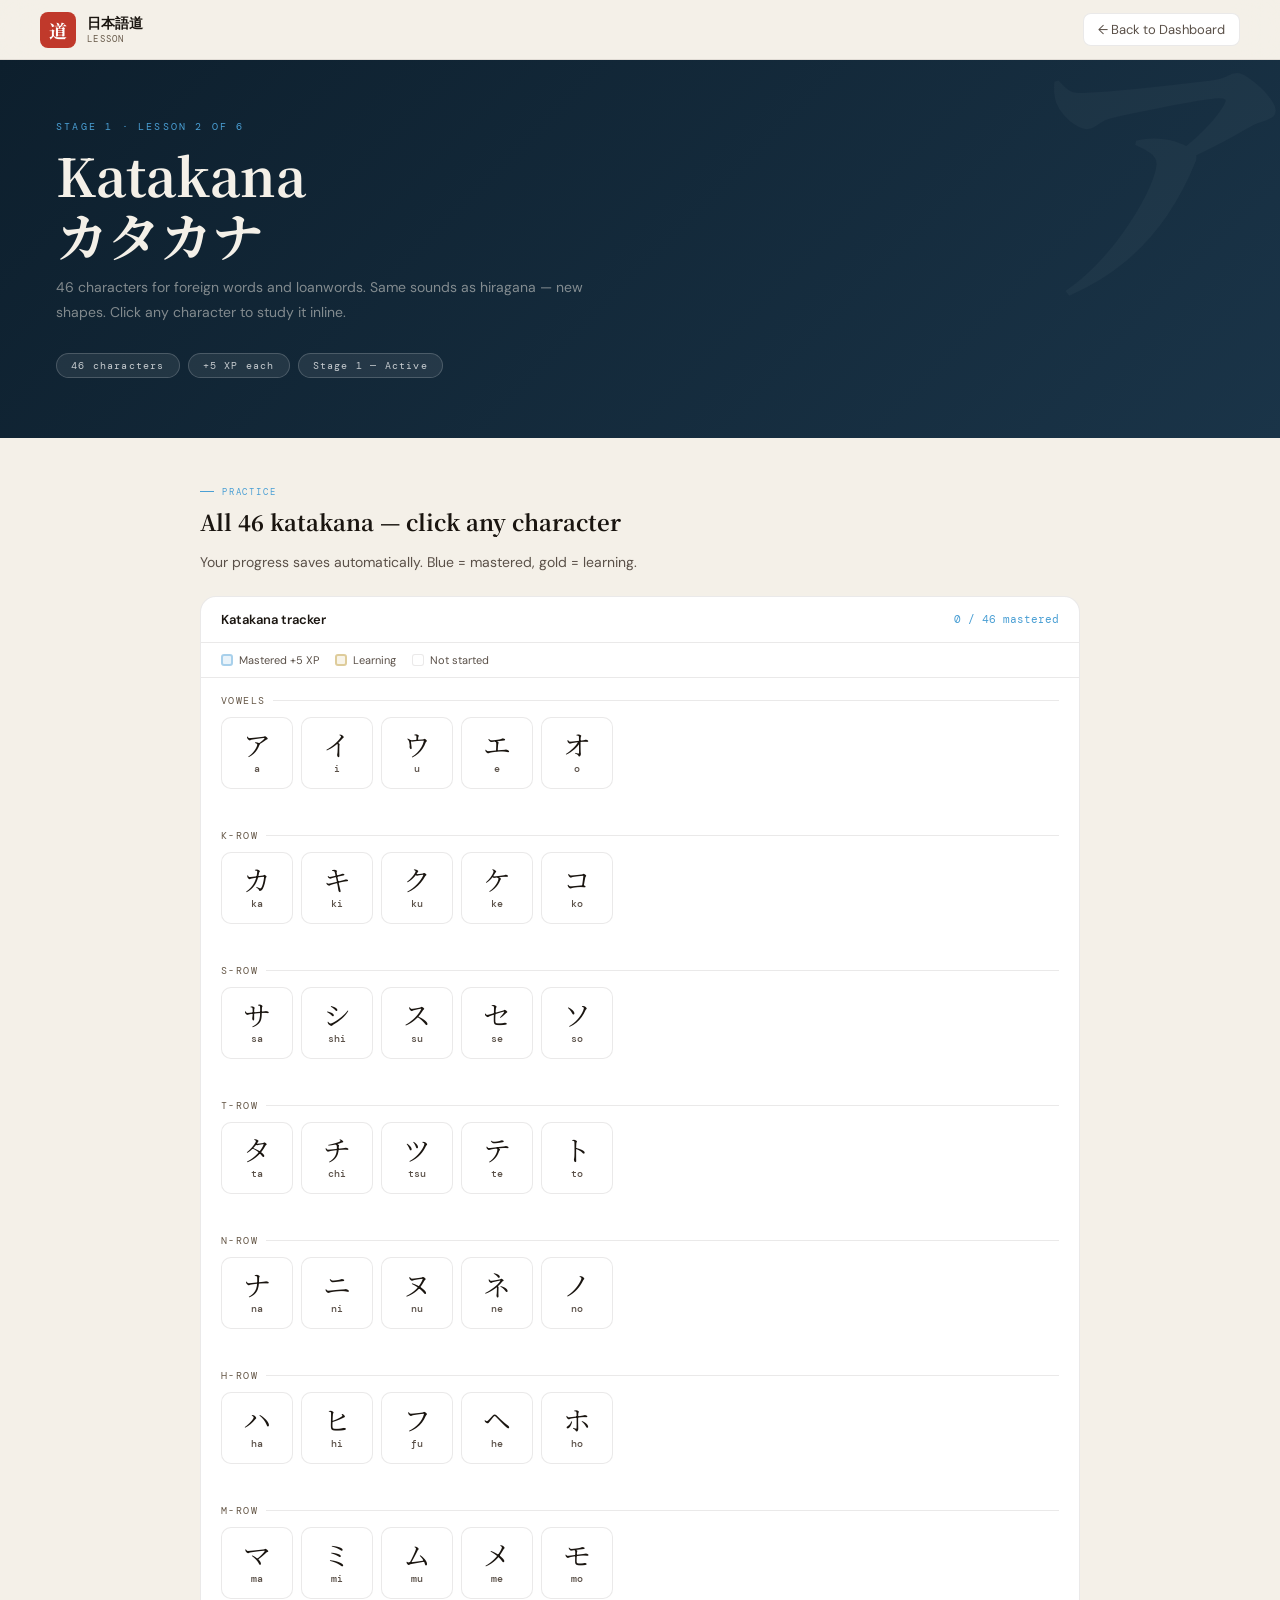
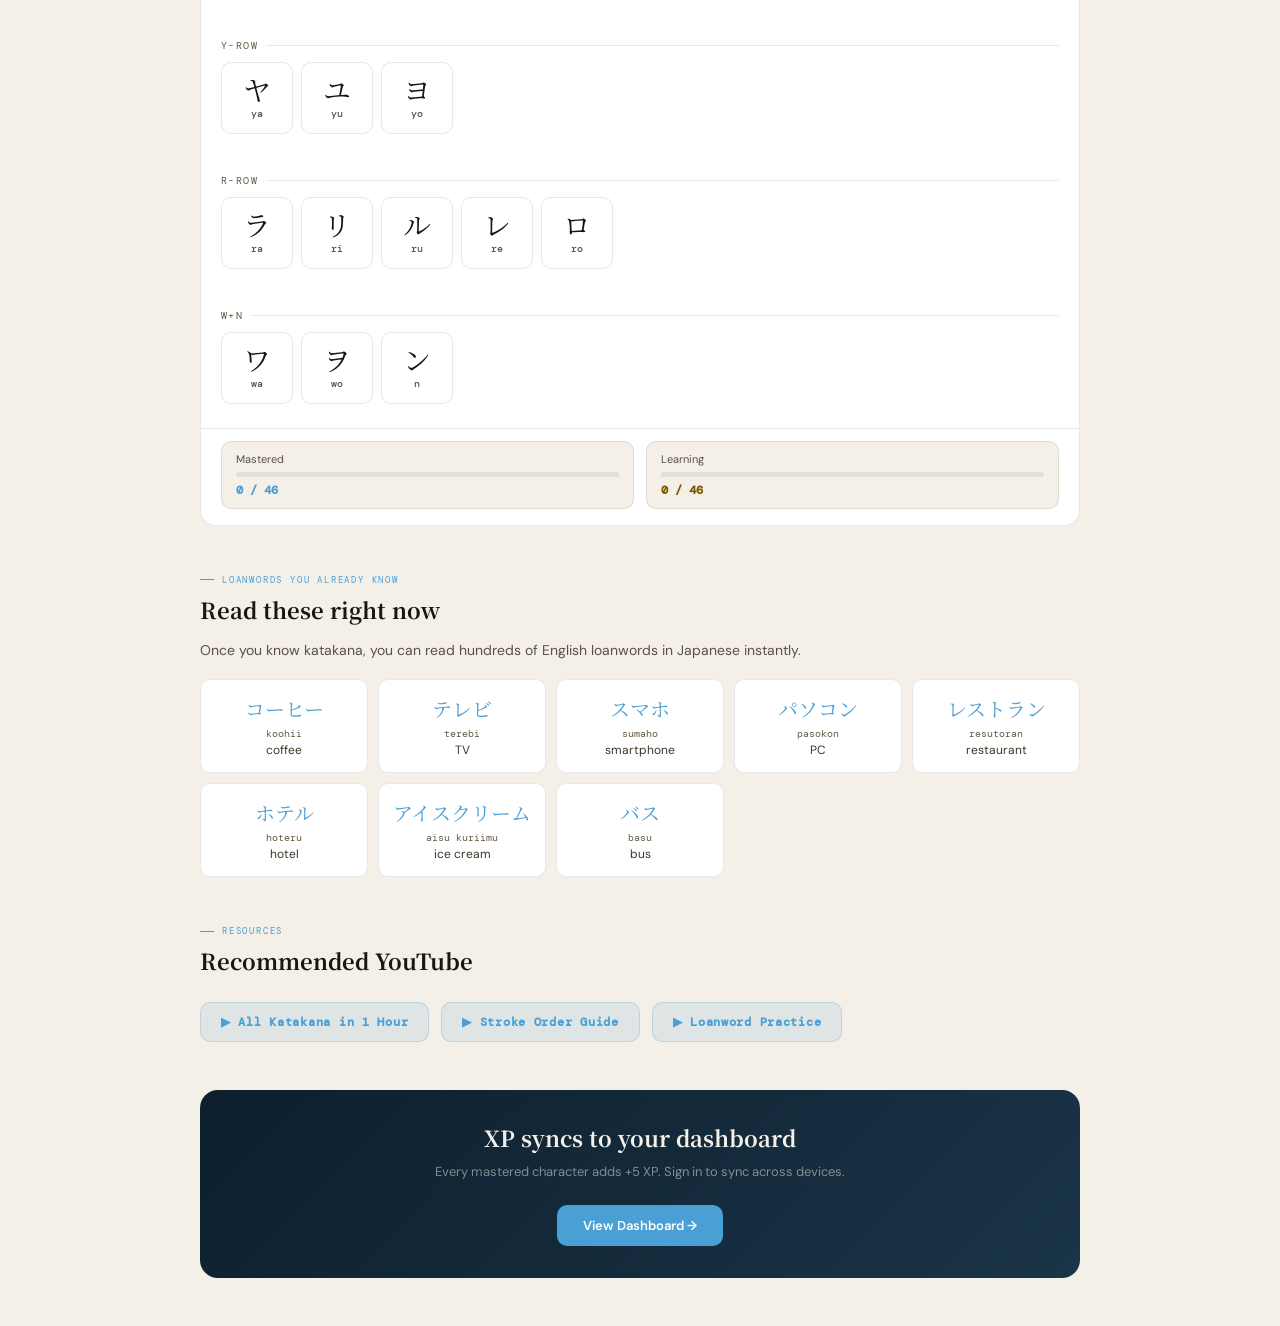
<file: lesson-katakana.html>
<!DOCTYPE html>
<html lang="en">
<head>
<meta charset="UTF-8">
<meta name="viewport" content="width=device-width, initial-scale=1.0">
<title>Katakana Lesson | 日本語道</title>
<link rel="preconnect" href="https://fonts.googleapis.com">
<link href="https://fonts.googleapis.com/css2?family=Noto+Serif+JP:wght@400;500;600;700&family=DM+Sans:wght@300;400;500;600&family=DM+Mono:wght@400;500&display=swap" rel="stylesheet">
<style>
:root{--cream:#f4f0e8;--ink:#1a1510;--ink2:#3d3528;--ink3:#5a5048;--ink4:#665848;--red:#c0392b;--red-h:#a93226;--red-lt:rgba(192,57,43,.10);--red-glow:rgba(192,57,43,.22);--gold:#7a5a00;--gold-lt:rgba(184,146,42,.10);--teal:#1a7f6e;--teal-lt:rgba(26,127,110,.10);--border:rgba(26,21,16,.09);--border2:rgba(26,21,16,.16);--ac:#4a9fd4;--ac-lt:rgba(74,159,212,.12);--font-jp:'Noto Serif JP',serif;--font-ui:'DM Sans',sans-serif;--font-mono:'DM Mono',monospace;--ease:cubic-bezier(.25,.46,.45,.94);}
*,*::before,*::after{box-sizing:border-box;margin:0;padding:0}html{font-size:15px;-webkit-font-smoothing:antialiased;scroll-behavior:smooth}body{font-family:var(--font-ui);background:var(--cream);color:var(--ink);overflow-x:hidden}a{text-decoration:none;color:inherit}button{font-family:var(--font-ui);cursor:pointer}::selection{background:var(--ac-lt)}::-webkit-scrollbar{width:5px}::-webkit-scrollbar-thumb{background:rgba(26,21,16,.12);border-radius:3px}
.nav{position:sticky;top:0;z-index:200;display:flex;align-items:center;justify-content:space-between;padding:0 40px;height:60px;background:rgba(244,240,232,.92);backdrop-filter:blur(20px);border-bottom:1px solid var(--border);}
.nav-brand{display:flex;align-items:center;gap:11px}.nav-logo{width:36px;height:36px;border-radius:8px;background:var(--red);display:flex;align-items:center;justify-content:center;font-family:var(--font-jp);font-size:18px;font-weight:700;color:#fff}.nav-brand-name{font-size:14px;font-weight:600;color:var(--ink)}.nav-brand-sub{font-size:9px;color:var(--ink4);letter-spacing:.14em;font-family:var(--font-mono)}.nav-back{display:flex;align-items:center;gap:7px;font-size:13px;color:var(--ink3);padding:7px 14px;border-radius:8px;border:1px solid var(--border);background:white;transition:border-color .15s}.nav-back:hover{border-color:var(--border2);color:var(--ink)}
.lesson-hero{background:linear-gradient(135deg,#0d1f2d 0%,#1a3448 100%);padding:60px 56px 56px;position:relative;overflow:hidden;}
.lesson-hero::before{content:'ア';font-family:var(--font-jp);font-size:280px;font-weight:700;position:absolute;right:-20px;top:-40px;color:rgba(255,255,255,.03);line-height:1;pointer-events:none;user-select:none;}
.hero-eyebrow{font-size:10px;letter-spacing:.22em;color:var(--ac);font-family:var(--font-mono);text-transform:uppercase;margin-bottom:12px}
.hero-title{font-family:var(--font-jp);font-size:clamp(32px,5vw,52px);font-weight:700;color:#f4f0e8;line-height:1.15;margin-bottom:10px}
.hero-sub{font-size:14px;color:rgba(244,240,232,.5);line-height:1.8;max-width:560px;margin-bottom:28px}
.hero-pill{font-size:10px;letter-spacing:.12em;padding:5px 14px;border-radius:20px;font-family:var(--font-mono);border:1px solid;display:inline-block;margin-right:8px;margin-bottom:4px;background:rgba(255,255,255,.08);border-color:rgba(255,255,255,.18);color:rgba(255,255,255,.75)}
.content{max-width:960px;margin:0 auto;padding:48px 40px}
.lb{margin-bottom:48px}
.be{font-size:9px;letter-spacing:.2em;color:var(--ac);font-family:var(--font-mono);text-transform:uppercase;margin-bottom:8px;display:flex;align-items:center;gap:8px}.be::before{content:'';width:14px;height:1px;background:var(--ac)}
.bt{font-family:var(--font-jp);font-size:22px;font-weight:700;color:var(--ink);margin-bottom:12px}
.bb{font-size:14px;color:var(--ink3);line-height:1.9}.bb strong{color:var(--ink);font-weight:600}
.kana-section{background:white;border:1px solid var(--border);border-radius:16px;overflow:hidden;margin-top:20px}
.kana-section-hdr{padding:14px 20px;border-bottom:1px solid var(--border);display:flex;align-items:center;justify-content:space-between}
.kana-section-title{font-size:13px;font-weight:600;color:var(--ink)}.kana-section-hint{font-size:11px;color:var(--ac);font-family:var(--font-mono)}
.kana-legend{display:flex;gap:16px;padding:10px 20px;border-bottom:1px solid var(--border);flex-wrap:wrap}
.kana-legend-item{display:flex;align-items:center;gap:6px;font-size:11px;color:var(--ink3)}.kl-dot{width:12px;height:12px;border-radius:3px;flex-shrink:0}
.kana-group{padding:16px 20px 8px}
.kana-group-lbl{font-size:10px;letter-spacing:.14em;color:var(--ink4);font-family:var(--font-mono);text-transform:uppercase;margin-bottom:10px;display:flex;align-items:center;gap:8px}.kana-group-lbl::after{content:'';flex:1;height:1px;background:var(--border)}
.kana-grid{display:flex;flex-wrap:wrap;gap:8px;margin-bottom:16px}
.kc{width:72px;height:72px;border-radius:10px;border:1.5px solid var(--border);background:white;display:flex;flex-direction:column;align-items:center;justify-content:center;gap:4px;cursor:pointer;transition:border-color .15s,background .15s,transform .15s,box-shadow .15s;}
.kc:hover{border-color:rgba(74,159,212,.5);background:var(--ac-lt);transform:translateY(-3px) scale(1.05);box-shadow:0 8px 20px rgba(74,159,212,.18)}
.kc.mastered{background:var(--ac-lt);border-color:rgba(74,159,212,.5);border-width:2px}
.kc.learning{background:var(--gold-lt);border-color:rgba(184,146,42,.4);border-width:2px}
.kc .ch{font-family:var(--font-jp);font-size:28px;color:var(--ink);line-height:1}.kc .ro{font-size:10px;color:var(--ink3);font-family:var(--font-mono);font-weight:500}
.kc.mastered .ch{color:var(--ac)}.kc.mastered .ro{color:var(--ac);font-weight:600}
.kc.learning .ch{color:#8f6e1a}.kc.learning .ro{color:#8f6e1a;font-weight:600}
.kana-progress-row{display:flex;gap:12px;padding:12px 20px 16px;flex-wrap:wrap;border-top:1px solid var(--border)}
.kp-item{flex:1;min-width:120px;background:var(--cream);border-radius:10px;padding:10px 14px;border:1px solid var(--border)}
.kp-lbl{font-size:11px;color:var(--ink3);margin-bottom:6px}.kp-bar{height:5px;background:rgba(26,21,16,.08);border-radius:3px;overflow:hidden;margin-bottom:5px}.kp-fill{height:100%;border-radius:3px;transition:width .8s var(--ease)}.kp-count{font-size:12px;font-family:var(--font-mono);font-weight:600}
.loanword-grid{display:grid;grid-template-columns:repeat(auto-fit,minmax(150px,1fr));gap:10px;margin-top:16px}
.lw{background:white;border:1px solid var(--border);border-radius:10px;padding:14px;text-align:center}.lw-kata{font-family:var(--font-jp);font-size:20px;color:var(--ac);margin-bottom:4px}.lw-rom{font-size:10px;font-family:var(--font-mono);color:var(--ink4);margin-bottom:2px}.lw-en{font-size:12px;color:var(--ink2)}
.modal-overlay{position:fixed;inset:0;z-index:9000;background:rgba(26,21,16,.65);backdrop-filter:blur(10px);display:flex;align-items:center;justify-content:center;padding:1rem;opacity:0;transition:opacity .25s;pointer-events:none}
.modal-overlay.open{opacity:1;pointer-events:all}
.modal-box{background:white;border:1px solid var(--border2);border-radius:22px;width:100%;max-width:580px;max-height:92vh;overflow-y:auto;position:relative;box-shadow:0 24px 64px rgba(26,21,16,.18);transform:translateY(16px) scale(.97);transition:transform .25s}
.modal-overlay.open .modal-box{transform:translateY(0) scale(1)}
.modal-close-btn{position:absolute;top:14px;right:14px;background:var(--cream);border:1px solid var(--border);color:var(--ink3);width:32px;height:32px;border-radius:50%;font-size:16px;display:flex;align-items:center;justify-content:center;z-index:2;cursor:pointer}.modal-close-btn:hover{color:var(--ac);background:var(--ac-lt)}
.modal-hero{background:linear-gradient(135deg,#0d1f2d,#1a3448);padding:2rem 2rem 1.5rem;text-align:center;border-radius:20px 20px 0 0}
.modal-kana-big{font-family:var(--font-jp);font-size:90px;font-weight:700;line-height:1;display:block;margin-bottom:.25rem;color:#f4f0e8}
.modal-romaji{font-family:var(--font-mono);font-size:22px;letter-spacing:4px;margin-bottom:.5rem;color:var(--ac)}
.modal-type-badge{font-size:9px;letter-spacing:.2em;padding:3px 13px;border-radius:20px;font-family:var(--font-mono);display:inline-block;background:var(--ac-lt);color:var(--ac);border:1px solid rgba(74,159,212,.3)}
.modal-body{padding:1.25rem 1.75rem}
.modal-audio-btn{display:flex;align-items:center;gap:10px;width:100%;background:var(--ac-lt);border:1px solid rgba(74,159,212,.25);border-radius:10px;padding:.75rem 1rem;cursor:pointer;transition:background .2s;margin-bottom:1rem}
.modal-audio-btn:hover,.modal-audio-btn.playing{background:rgba(74,159,212,.22)}
.modal-audio-icon{width:28px;height:28px;background:var(--ac);border-radius:6px;display:flex;align-items:center;justify-content:center;font-size:12px;flex-shrink:0;color:#fff}
.modal-audio-label{font-size:12px;font-weight:600;color:var(--ink)}.modal-audio-sub{font-size:9px;color:var(--ac);letter-spacing:.1em;font-family:var(--font-mono);margin-top:2px}
.modal-cols{display:grid;grid-template-columns:1fr 1fr;gap:1.25rem;margin-bottom:1rem}
.modal-sec-title{font-size:9px;letter-spacing:.2em;color:var(--ink4);font-family:var(--font-mono);margin-bottom:.5rem;text-transform:uppercase}
.modal-sec-body{font-size:12px;color:var(--ink2);line-height:1.8;margin-bottom:.75rem}
.modal-mnemonic{color:var(--gold);font-style:italic}
.stroke-box{background:var(--cream);border:1px solid var(--border);border-radius:10px;padding:1rem;display:flex;flex-direction:column;align-items:center;justify-content:center;gap:6px;min-height:120px;margin-bottom:.75rem}
.stroke-kana{font-family:var(--font-jp);font-size:60px;line-height:1;color:var(--ink)}.stroke-hint{font-size:9px;color:var(--ink4);font-family:var(--font-mono);letter-spacing:.1em}
.modal-examples{display:flex;flex-direction:column;gap:5px;margin-bottom:.75rem}
.modal-ex-row{background:var(--cream);border:1px solid var(--border);border-radius:6px;padding:6px 10px;font-family:var(--font-jp);font-size:13px;color:var(--ink2)}
.modal-yt-btn{display:flex;align-items:center;gap:8px;background:var(--ac-lt);border:1px solid rgba(74,159,212,.2);border-radius:10px;padding:.6rem 1rem;cursor:pointer;width:100%;margin-bottom:.75rem}
.modal-yt-btn:hover{background:rgba(74,159,212,.2)}
.modal-yt-icon{width:24px;height:24px;background:var(--ac);border-radius:5px;display:flex;align-items:center;justify-content:center;font-size:10px;color:#fff;flex-shrink:0}
.modal-yt-label{font-size:11px;font-weight:600;color:var(--ink)}
.modal-status-row{display:flex;gap:8px;margin-top:.5rem}
.mstatus-btn{flex:1;padding:9px;border-radius:8px;font-size:10px;letter-spacing:.12em;border:1px solid;cursor:pointer;font-family:var(--font-mono);transition:background .15s}
.s-learning{border-color:rgba(184,146,42,.3);color:var(--gold);background:var(--gold-lt)}
.s-mastered{border-color:var(--ac);color:#fff;background:var(--ac)}.s-mastered:hover{background:#3a8fc4}
.s-reset{border-color:var(--border2);color:var(--ink3);background:var(--cream)}
.step-list{display:flex;flex-direction:column;gap:14px;margin-top:20px}
.step{display:flex;gap:16px;background:white;border:1px solid var(--border);border-radius:14px;padding:18px 20px}
.step-num{width:32px;height:32px;border-radius:8px;background:var(--ac-lt);color:var(--ac);font-family:var(--font-mono);font-size:12px;font-weight:600;display:flex;align-items:center;justify-content:center;flex-shrink:0}
.step-title{font-size:13px;font-weight:600;color:var(--ink);margin-bottom:4px}.step-text{font-size:12px;color:var(--ink3);line-height:1.75}
.yt-btn{display:inline-flex;align-items:center;gap:10px;background:var(--ac-lt);border:1px solid rgba(74,159,212,.25);color:var(--ac);padding:11px 20px;border-radius:10px;font-size:12px;font-weight:600;letter-spacing:.06em;font-family:var(--font-mono);transition:background .15s;margin-top:14px;margin-right:8px}
.yt-btn:hover{background:rgba(74,159,212,.2)}
.cta{background:linear-gradient(135deg,#0d1f2d,#1a3448);border-radius:18px;padding:32px;text-align:center;margin-top:48px;}
.cta-title{font-family:var(--font-jp);font-size:22px;font-weight:700;color:#f4f0e8;margin-bottom:8px}
.cta-body{font-size:13px;color:rgba(244,240,232,.5);margin-bottom:22px;line-height:1.7}
.cta-btn{display:inline-flex;align-items:center;gap:8px;background:var(--ac);color:#fff;border:none;padding:12px 26px;border-radius:10px;font-size:13px;font-weight:600}
.toast-container{position:fixed;bottom:1.25rem;right:1.25rem;z-index:9999;display:flex;flex-direction:column;gap:7px}
.toast{background:var(--ink);border:1px solid rgba(255,255,255,.1);border-radius:10px;padding:10px 14px;font-size:12px;color:#f4f0e8;max-width:280px;animation:toastIn .3s ease forwards}
.toast.success{border-color:rgba(74,124,63,.5)}.toast.error{border-color:rgba(192,57,43,.5)}
@keyframes toastIn{from{transform:translateX(110%);opacity:0}to{transform:translateX(0);opacity:1}}
@keyframes toastOut{from{opacity:1}to{transform:translateX(110%);opacity:0}}
@media(max-width:700px){.lesson-hero{padding:40px 24px 36px}.content{padding:32px 20px}.modal-cols{grid-template-columns:1fr}}
</style>
</head>
<body>
<div class="toast-container" id="toastContainer"></div>
<div class="modal-overlay" id="kanaModal">
  <div class="modal-box">
    <button class="modal-close-btn" onclick="closeModal()">✕</button>
    <div class="modal-hero">
      <span class="modal-kana-big" id="mk-char">ア</span>
      <div class="modal-romaji" id="mk-rom">A</div>
      <span class="modal-type-badge">KATAKANA</span>
    </div>
    <div class="modal-body">
      <button class="modal-audio-btn" id="mk-audio-btn" onclick="playAudio()">
        <div class="modal-audio-icon">▶</div>
        <div><div class="modal-audio-label" id="mk-audio-label">Play pronunciation</div><div class="modal-audio-sub">CLICK TO HEAR · JAPANESE TTS</div></div>
      </button>
      <div class="modal-cols">
        <div>
          <div class="modal-sec-title">How to pronounce</div><div class="modal-sec-body" id="mk-pronunciation"></div>
          <div class="modal-sec-title">Mouth position</div><div class="modal-sec-body" id="mk-mouth"></div>
          <div class="modal-sec-title">💡 Memory tip</div><div class="modal-sec-body modal-mnemonic" id="mk-mnemonic"></div>
          <div class="modal-sec-title">Example words</div><div class="modal-examples" id="mk-examples"></div>
        </div>
        <div>
          <div class="modal-sec-title">Stroke order</div>
          <div class="stroke-box"><div class="stroke-kana" id="mk-stroke"></div><div class="stroke-hint" id="mk-strokes"></div></div>
          <button class="modal-yt-btn" id="mk-yt"><div class="modal-yt-icon">▶</div><div><div class="modal-yt-label">Stroke order &amp; pronunciation</div><div style="font-size:9px;color:var(--ac);font-family:var(--font-mono)">OPEN YOUTUBE ↗</div></div></button>
        </div>
      </div>
      <div class="modal-status-row">
        <button class="mstatus-btn s-learning" onclick="setStatus('learning')">Mark learning</button>
        <button class="mstatus-btn s-mastered" onclick="setStatus('mastered')">✓ Mastered +5XP</button>
        <button class="mstatus-btn s-reset" onclick="setStatus('none')">Reset</button>
      </div>
    </div>
  </div>
</div>
<nav class="nav">
  <a href="index.html" class="nav-brand"><div class="nav-logo">道</div><div><div class="nav-brand-name">日本語道</div><div class="nav-brand-sub">LESSON</div></div></a>
  <a href="dashboard.html" class="nav-back">← Back to Dashboard</a>
</nav>
<div class="lesson-hero">
  <div class="hero-eyebrow">Stage 1 · Lesson 2 of 6</div>
  <div class="hero-title">Katakana<br>カタカナ</div>
  <div class="hero-sub">46 characters for foreign words and loanwords. Same sounds as hiragana — new shapes. Click any character to study it inline.</div>
  <span class="hero-pill">46 characters</span><span class="hero-pill">+5 XP each</span><span class="hero-pill">Stage 1 — Active</span>
</div>
<div class="content">
  <div class="lb">
    <div class="be">Practice</div>
    <div class="bt">All 46 katakana — click any character</div>
    <div class="bb">Your progress saves automatically. Blue = mastered, gold = learning.</div>
    <div class="kana-section">
      <div class="kana-section-hdr"><span class="kana-section-title">Katakana tracker</span><span class="kana-section-hint" id="masterCount">0 / 46 mastered</span></div>
      <div class="kana-legend">
        <div class="kana-legend-item"><div class="kl-dot" style="background:var(--ac-lt);border:2px solid rgba(74,159,212,.4)"></div>Mastered +5 XP</div>
        <div class="kana-legend-item"><div class="kl-dot" style="background:var(--gold-lt);border:2px solid rgba(184,146,42,.4)"></div>Learning</div>
        <div class="kana-legend-item"><div class="kl-dot" style="background:white;border:1.5px solid var(--border)"></div>Not started</div>
      </div>
      <div id="kanaGridWrap"></div>
      <div class="kana-progress-row">
        <div class="kp-item"><div class="kp-lbl">Mastered</div><div class="kp-bar"><div class="kp-fill" id="masterBar" style="width:0%;background:var(--ac)"></div></div><div class="kp-count" style="color:var(--ac)" id="masterCountBar">0 / 46</div></div>
        <div class="kp-item"><div class="kp-lbl">Learning</div><div class="kp-bar"><div class="kp-fill" id="learningBar" style="width:0%;background:var(--gold)"></div></div><div class="kp-count" style="color:var(--gold)" id="learningCountBar">0 / 46</div></div>
      </div>
    </div>
  </div>
  <div class="lb">
    <div class="be">Loanwords you already know</div>
    <div class="bt">Read these right now</div>
    <div class="bb">Once you know katakana, you can read hundreds of English loanwords in Japanese instantly.</div>
    <div class="loanword-grid">
      <div class="lw"><div class="lw-kata">コーヒー</div><div class="lw-rom">koohii</div><div class="lw-en">coffee</div></div>
      <div class="lw"><div class="lw-kata">テレビ</div><div class="lw-rom">terebi</div><div class="lw-en">TV</div></div>
      <div class="lw"><div class="lw-kata">スマホ</div><div class="lw-rom">sumaho</div><div class="lw-en">smartphone</div></div>
      <div class="lw"><div class="lw-kata">パソコン</div><div class="lw-rom">pasokon</div><div class="lw-en">PC</div></div>
      <div class="lw"><div class="lw-kata">レストラン</div><div class="lw-rom">resutoran</div><div class="lw-en">restaurant</div></div>
      <div class="lw"><div class="lw-kata">ホテル</div><div class="lw-rom">hoteru</div><div class="lw-en">hotel</div></div>
      <div class="lw"><div class="lw-kata">アイスクリーム</div><div class="lw-rom">aisu kuriimu</div><div class="lw-en">ice cream</div></div>
      <div class="lw"><div class="lw-kata">バス</div><div class="lw-rom">basu</div><div class="lw-en">bus</div></div>
    </div>
  </div>
  <div class="lb">
    <div class="be">Resources</div>
    <div class="bt">Recommended YouTube</div>
    <button class="yt-btn" onclick="openYT('learn all katakana 1 hour complete guide')">▶ All Katakana in 1 Hour</button>
    <button class="yt-btn" onclick="openYT('katakana stroke order all characters')">▶ Stroke Order Guide</button>
    <button class="yt-btn" onclick="openYT('katakana loanwords practice Japanese')">▶ Loanword Practice</button>
  </div>
  <div class="cta">
    <div class="cta-title">XP syncs to your dashboard</div>
    <div class="cta-body">Every mastered character adds +5 XP. Sign in to sync across devices.</div>
    <button class="cta-btn" onclick="location.href='dashboard.html'">View Dashboard →</button>
  </div>
</div>
<script>
const KATAKANA=[
 {char:'ア',rom:'a',strokes:2,group:'VOWELS',pronunciation:'Same as hiragana あ — open "ah".',mouth:'Open wide, jaw dropped.',mnemonic:'Looks like the top of あ, or an A-frame.',examples:['アイス (aisu) — ice cream','アメリカ (Amerika) — America','アニメ (anime) — anime']},
 {char:'イ',rom:'i',strokes:2,group:'VOWELS',pronunciation:'Same as hiragana い — "ee".',mouth:'Spread lips wide.',mnemonic:'Two diagonal strokes like two leaning I\'s.',examples:['イギリス (Igirisu) — England','イタリア (Italia) — Italy','イヤホン (iyahon) — earphones']},
 {char:'ウ',rom:'u',strokes:3,group:'VOWELS',pronunciation:'Same as hiragana う — soft "oo".',mouth:'Nearly flat lips.',mnemonic:'Looks like a U with a hat.',examples:['ウイルス (uirusu) — virus','ウール (uuru) — wool','ウェブ (webu) — web']},
 {char:'エ',rom:'e',strokes:3,group:'VOWELS',pronunciation:'Same as hiragana え — "eh".',mouth:'Half-open jaw.',mnemonic:'I-beam shape like the letter E rotated.',examples:['エアコン (eakon) — air conditioner','エレベーター (erebeetaa) — elevator','エネルギー (enerugii) — energy']},
 {char:'オ',rom:'o',strokes:3,group:'VOWELS',pronunciation:'Same as hiragana お — "oh".',mouth:'Rounded lips.',mnemonic:'Plus sign with a tail — Oh!',examples:['オレンジ (orenji) — orange','オーストラリア (Oosutoraria) — Australia','オフィス (ofisu) — office']},
 {char:'カ',rom:'ka',strokes:2,group:'K-ROW',pronunciation:'"ka" — hard K + "ah".',mouth:'Back of tongue, then open.',mnemonic:'Looks like a karate chop — KArate!',examples:['カメラ (kamera) — camera','カフェ (kafe) — cafe','カレー (karee) — curry']},
 {char:'キ',rom:'ki',strokes:3,group:'K-ROW',pronunciation:'"ki" — hard K + "ee".',mouth:'Tongue back, spread lips.',mnemonic:'Three lines like a KEY rack.',examples:['キッチン (kicchin) — kitchen','キログラム (kiroguramu) — kilogram','キャンプ (kyanpu) — camping']},
 {char:'ク',rom:'ku',strokes:2,group:'K-ROW',pronunciation:'"ku" — hard K + "oo".',mouth:'Tongue back, brief rounded.',mnemonic:'Looks like an angle bracket — KUick!',examples:['クラス (kurasu) — class','クリーム (kuriimu) — cream','クリスマス (kurisumasu) — Christmas']},
 {char:'ケ',rom:'ke',strokes:3,group:'K-ROW',pronunciation:'"ke" — hard K + "eh".',mouth:'Tongue back, half-open.',mnemonic:'KEttle handle shape.',examples:['ケーキ (keeki) — cake','ケース (keesu) — case','ケータイ (keetai) — mobile phone']},
 {char:'コ',rom:'ko',strokes:2,group:'K-ROW',pronunciation:'"ko" — hard K + "oh".',mouth:'Tongue back, rounded lips.',mnemonic:'Two horizontal lines like a COuch.',examples:['コーヒー (koohii) — coffee','コンピューター (konpyuutaa) — computer','コート (kooto) — coat']},
 {char:'サ',rom:'sa',strokes:3,group:'S-ROW',pronunciation:'"sa" — S + "ah".',mouth:'Front tongue, then open.',mnemonic:'Person running — SAy!',examples:['サービス (saabisu) — service','サッカー (sakkaa) — soccer','サンドウィッチ (sandoicchi) — sandwich']},
 {char:'シ',rom:'shi',strokes:3,group:'S-ROW',pronunciation:'"shi" — soft SH + "ee".',mouth:'Tongue slightly curved.',mnemonic:'Three dots and a line — SHEep dots.',examples:['シャツ (shatsu) — shirt','シネマ (shinema) — cinema','シーズン (shiizun) — season']},
 {char:'ス',rom:'su',strokes:2,group:'S-ROW',pronunciation:'"su" — S + brief "oo".',mouth:'Teeth close, brief protrusion.',mnemonic:'A straw going down — SUck!',examples:['スポーツ (supootsu) — sports','スマホ (sumaho) — smartphone','スーパー (suupaa) — supermarket']},
 {char:'セ',rom:'se',strokes:3,group:'S-ROW',pronunciation:'"se" — S + "eh".',mouth:'Front tongue, half-open.',mnemonic:'A dollar SEction sign.',examples:['セーター (seetaa) — sweater','センター (sentaa) — center','セール (seeru) — sale']},
 {char:'ソ',rom:'so',strokes:2,group:'S-ROW',pronunciation:'"so" — S + "oh".',mouth:'Front tongue, rounded.',mnemonic:'Two diagonal strokes like a wave — SOnic!',examples:['ソファ (sofa) — sofa','ソース (soosu) — sauce','ソーダ (sooda) — soda']},
 {char:'タ',rom:'ta',strokes:3,group:'T-ROW',pronunciation:'"ta" — T + "ah".',mouth:'Tongue tip at ridge, then open.',mnemonic:'TAble top with a leg.',examples:['タクシー (takushii) — taxi','タオル (taoru) — towel','タイム (taimu) — time']},
 {char:'チ',rom:'chi',strokes:3,group:'T-ROW',pronunciation:'"chi" — soft CH + "ee".',mouth:'Tongue forward, gentle affricate.',mnemonic:'CHI-p cutting tool shape.',examples:['チーズ (chiizu) — cheese','チョコレート (chokoreeto) — chocolate','チャンネル (channeru) — channel']},
 {char:'ツ',rom:'tsu',strokes:3,group:'T-ROW',pronunciation:'"tsu" — TS cluster + brief "oo".',mouth:'Tongue tip at teeth.',mnemonic:'Three dots and curve — TSUnami with dots.',examples:['ツアー (tsuaa) — tour','ツール (tsuuru) — tool','ツナ (tsuna) — tuna']},
 {char:'テ',rom:'te',strokes:3,group:'T-ROW',pronunciation:'"te" — T + "eh".',mouth:'Tongue tip at ridge.',mnemonic:'TElevision antenna.',examples:['テレビ (terebi) — TV','テーブル (teburu) — table','テスト (tesuto) — test']},
 {char:'ト',rom:'to',strokes:2,group:'T-ROW',pronunciation:'"to" — T + "oh".',mouth:'Tongue tip, rounded lips.',mnemonic:'TOtem pole with a base.',examples:['トイレ (toire) — toilet','トマト (tomato) — tomato','トレーニング (toreeningu) — training']},
 {char:'ナ',rom:'na',strokes:2,group:'N-ROW',pronunciation:'"na" — nasal N + "ah".',mouth:'Nasal, tongue tip at ridge.',mnemonic:'NArrow cross shape.',examples:['ナイフ (naifu) — knife','ナンバー (nanbaa) — number','ナチュラル (nachuraru) — natural']},
 {char:'ニ',rom:'ni',strokes:2,group:'N-ROW',pronunciation:'"ni" — nasal N + "ee".',mouth:'Nasal, tongue tip.',mnemonic:'Two horizontal lines — NI is twice.',examples:['ニュース (nyuusu) — news','ニックネーム (nikkuneemu) — nickname','ニンニク (ninniku) — garlic']},
 {char:'ヌ',rom:'nu',strokes:2,group:'N-ROW',pronunciation:'"nu" — nasal N + "oo".',mouth:'Nasal, then rounded.',mnemonic:'NUdging an X shape.',examples:['ヌードル (nuudoru) — noodle','ヌード (nuudo) — nude/noodle']},
 {char:'ネ',rom:'ne',strokes:4,group:'N-ROW',pronunciation:'"ne" — nasal N + "eh".',mouth:'Nasal, half-open.',mnemonic:'A NEstling shape with a cross.',examples:['ネクタイ (nekutai) — necktie','ネット (netto) — internet','ネーム (neemu) — name']},
 {char:'ノ',rom:'no',strokes:1,group:'N-ROW',pronunciation:'"no" — nasal N + "oh".',mouth:'Nasal, rounded.',mnemonic:'One diagonal stroke — a NOse pointing.',examples:['ノート (nooto) — notebook','ノック (nokku) — knock','ノルウェー (noruwee) — Norway']},
 {char:'ハ',rom:'ha',strokes:2,group:'H-ROW',pronunciation:'"ha" — breathy H + "ah".',mouth:'Open, breath from throat.',mnemonic:'Two strokes like HAving an argument.',examples:['ハンバーガー (hanbaagaa) — hamburger','ハーフ (haafu) — half','ハート (haato) — heart']},
 {char:'ヒ',rom:'hi',strokes:2,group:'H-ROW',pronunciation:'"hi" — H + "ee".',mouth:'Soft breath, spread lips.',mnemonic:'A HIll with a small bump.',examples:['ヒーター (hiitaa) — heater','ヒント (hinto) — hint','ヒーロー (hiiroo) — hero']},
 {char:'フ',rom:'fu',strokes:1,group:'H-ROW',pronunciation:'"fu" — bilabial, air between lips.',mouth:'Nearly closed lips, no teeth.',mnemonic:'One hooked stroke — FUji peak!',examples:['フランス (Furansu) — France','フィルム (firumu) — film','フード (fuudo) — food/hood']},
 {char:'ヘ',rom:'he',strokes:1,group:'H-ROW',pronunciation:'"he" — H + "eh".',mouth:'Open, breathy.',mnemonic:'One peak — a HEadband.',examples:['ヘルメット (herumetto) — helmet','ヘア (hea) — hair','ヘルプ (herupu) — help']},
 {char:'ホ',rom:'ho',strokes:4,group:'H-ROW',pronunciation:'"ho" — H + "oh".',mouth:'Open, rounded.',mnemonic:'HOly cross shape!',examples:['ホテル (hoteru) — hotel','ホーム (hoomu) — home/platform','ホース (hoosu) — hose']},
 {char:'マ',rom:'ma',strokes:2,group:'M-ROW',pronunciation:'"ma" — M + "ah".',mouth:'Lips together, then open.',mnemonic:'MArket stall frame.',examples:['マクドナルド (Makudonarudo) — McDonald\'s','マスク (masuku) — mask','マンション (manshon) — apartment']},
 {char:'ミ',rom:'mi',strokes:3,group:'M-ROW',pronunciation:'"mi" — M + "ee".',mouth:'Lips together, then spread.',mnemonic:'Three lines like MIrror steps.',examples:['ミルク (miruku) — milk','ミュージック (myuujikku) — music','ミリ (miri) — millimeter']},
 {char:'ム',rom:'mu',strokes:2,group:'M-ROW',pronunciation:'"mu" — M + "oo".',mouth:'Lips together, then round.',mnemonic:'MUd house roof.',examples:['ムード (muudo) — mood','ムービー (muubii) — movie','ボリューム (boryuumu) — volume']},
 {char:'メ',rom:'me',strokes:2,group:'M-ROW',pronunciation:'"me" — M + "eh".',mouth:'Lips together, half-open.',mnemonic:'MEtal X cut.',examples:['メニュー (menyuu) — menu','メール (meeru) — email','メディア (media) — media']},
 {char:'モ',rom:'mo',strokes:3,group:'M-ROW',pronunciation:'"mo" — M + "oh".',mouth:'Lips together, rounded.',mnemonic:'Three lines like a MOoring post.',examples:['モデル (moderu) — model','モーター (mootaa) — motor','モノレール (monoreeru) — monorail']},
 {char:'ヤ',rom:'ya',strokes:3,group:'Y-ROW',pronunciation:'"ya" — Y glide + "ah".',mouth:'Start "ee", glide open.',mnemonic:'YArd fence gate.',examples:['ヤード (yaado) — yard','ヤング (yangu) — young']},
 {char:'ユ',rom:'yu',strokes:2,group:'Y-ROW',pronunciation:'"yu" — Y glide + "oo".',mouth:'Start "ee", glide rounded.',mnemonic:'U shape in a box — YUkon.',examples:['ユニフォーム (yunifoomu) — uniform','ユーモア (yuumoa) — humor','ユーザー (yuuzaa) — user']},
 {char:'ヨ',rom:'yo',strokes:3,group:'Y-ROW',pronunciation:'"yo" — Y glide + "oh".',mouth:'Start "ee", glide rounded.',mnemonic:'Three lines — YOga blocks.',examples:['ヨーグルト (yooguruto) — yogurt','ヨーロッパ (Yooroppa) — Europe','ヨット (yotto) — yacht']},
 {char:'ラ',rom:'ra',strokes:2,group:'R-ROW',pronunciation:'"ra" — flap R + "ah".',mouth:'Quick tongue flap, then open.',mnemonic:'RA-cket handle.',examples:['ラジオ (rajio) — radio','ラーメン (raamen) — ramen','ランチ (ranchi) — lunch']},
 {char:'リ',rom:'ri',strokes:2,group:'R-ROW',pronunciation:'"ri" — flap R + "ee".',mouth:'Quick flap, then spread.',mnemonic:'Two strokes like a RIver.',examples:['リスト (risuto) — list','リモコン (rimokon) — remote control','リサイクル (risaikuru) — recycle']},
 {char:'ル',rom:'ru',strokes:2,group:'R-ROW',pronunciation:'"ru" — flap R + "oo".',mouth:'Quick flap, then rounded.',mnemonic:'RU-nning legs.',examples:['ルール (ruuru) — rule','ルーム (ruumu) — room','ルーツ (ruutsu) — roots']},
 {char:'レ',rom:'re',strokes:1,group:'R-ROW',pronunciation:'"re" — flap R + "eh".',mouth:'Quick flap, half-open.',mnemonic:'One diagonal — REflection.',examples:['レストラン (resutoran) — restaurant','レポート (repooto) — report','レベル (reberu) — level']},
 {char:'ロ',rom:'ro',strokes:3,group:'R-ROW',pronunciation:'"ro" — flap R + "oh".',mouth:'Quick flap, rounded.',mnemonic:'ROund square box.',examples:['ロボット (robotto) — robot','ロック (rokku) — lock/rock','ローマ (Rooma) — Rome']},
 {char:'ワ',rom:'wa',strokes:2,group:'W+N',pronunciation:'"wa" — W glide + "ah".',mouth:'Start rounded, then open.',mnemonic:'WAvy two strokes.',examples:['ワイン (wain) — wine','ワイファイ (waifai) — WiFi','ワクチン (wakuchin) — vaccine']},
 {char:'ヲ',rom:'wo',strokes:3,group:'W+N',pronunciation:'"wo/o" — object particle.',mouth:'Brief W, then open.',mnemonic:'WO — object particle in katakana.',examples:['ヲタク (wotaku) — otaku (stylistic use)']},
 {char:'ン',rom:'n',strokes:1,group:'W+N',pronunciation:'Syllabic N — nasal sound.',mouth:'Nasal, varies by context.',mnemonic:'One diagonal — reversed "so".',examples:['パン (pan) — bread','ライン (rain) — line','ナンバー (nanbaa) — number']},
];
let progress={},currentKana=null;
function loadProgress(){try{progress=JSON.parse(localStorage.getItem('jpProgress_kata')||'{}');}catch(e){progress={};}}
function saveProgress(){
  localStorage.setItem('jpProgress_kata',JSON.stringify(progress));
  try{const main=JSON.parse(localStorage.getItem('jpProgress')||'{}');if(!main.katakana)main.katakana={};Object.assign(main.katakana,progress);const hM=Object.values(main.hiragana||{}).filter(v=>v==='mastered').length;const kM=Object.values(main.katakana||{}).filter(v=>v==='mastered').length;main.xp=(hM+kM)*5+Object.values(main.vocab||{}).filter(v=>v==='known').length*10;if(main.xp>=500&&main.stage<2)main.stage=2;localStorage.setItem('jpProgress',JSON.stringify(main));}catch(e){}
}
function buildGrid(){
  const wrap=document.getElementById('kanaGridWrap');wrap.innerHTML='';
  const groups=[...new Set(KATAKANA.map(k=>k.group))];
  groups.forEach(g=>{
    const items=KATAKANA.filter(k=>k.group===g);
    const div=document.createElement('div');div.className='kana-group';
    div.innerHTML='<div class="kana-group-lbl">'+g+'</div><div class="kana-grid"></div>';
    wrap.appendChild(div);
    const grid=div.querySelector('.kana-grid');
    items.forEach(k=>{
      const st=progress[k.rom]||'none';
      const cell=document.createElement('div');
      cell.className='kc'+(st==='mastered'?' mastered':st==='learning'?' learning':'');
      cell.innerHTML='<div class="ch">'+k.char+'</div><div class="ro">'+k.rom+'</div>';
      cell.onclick=()=>openModal(k);
      grid.appendChild(cell);
    });
  });
  updateCounts();
}
function updateCounts(){
  const m=Object.values(progress).filter(v=>v==='mastered').length;
  const l=Object.values(progress).filter(v=>v==='learning').length;
  document.getElementById('masterCount').textContent=m+' / 46 mastered';
  document.getElementById('masterBar').style.width=Math.round(m/46*100)+'%';
  document.getElementById('masterCountBar').textContent=m+' / 46';
  document.getElementById('learningBar').style.width=Math.round(l/46*100)+'%';
  document.getElementById('learningCountBar').textContent=l+' / 46';
}
function openModal(k){
  currentKana=k;
  document.getElementById('mk-char').textContent=k.char;
  document.getElementById('mk-rom').textContent=k.rom.toUpperCase();
  document.getElementById('mk-audio-label').textContent='Play: '+k.char+' ('+k.rom+')';
  document.getElementById('mk-pronunciation').textContent=k.pronunciation;
  document.getElementById('mk-mouth').textContent=k.mouth;
  document.getElementById('mk-mnemonic').textContent=k.mnemonic;
  document.getElementById('mk-stroke').textContent=k.char;
  document.getElementById('mk-strokes').textContent=k.strokes+' stroke'+(k.strokes>1?'s':'');
  const ex=document.getElementById('mk-examples');ex.innerHTML='';
  k.examples.forEach(e=>{const d=document.createElement('div');d.className='modal-ex-row';d.textContent=e;ex.appendChild(d);});
  document.getElementById('mk-yt').onclick=()=>openYT(k.char+' '+k.rom+' katakana stroke order pronunciation');
  document.getElementById('kanaModal').classList.add('open');
}
function closeModal(){document.getElementById('kanaModal').classList.remove('open');currentKana=null;}
document.getElementById('kanaModal').addEventListener('click',e=>{if(e.target===document.getElementById('kanaModal'))closeModal();});
function playAudio(){
  if(!currentKana)return;
  const synth=window.speechSynthesis;
  if(!synth){toast('Web Speech not supported','error');return;}
  synth.cancel();
  const u=new SpeechSynthesisUtterance(currentKana.char);u.lang='ja-JP';u.rate=0.7;
  const voices=synth.getVoices();const jpVoice=voices.find(v=>v.lang&&v.lang.startsWith('ja'));
  if(jpVoice)u.voice=jpVoice;
  const btn=document.getElementById('mk-audio-btn');btn.classList.add('playing');
  u.onend=()=>btn.classList.remove('playing');
  u.onerror=()=>{btn.classList.remove('playing');toast('Audio unavailable — try Chrome on desktop','error');};
  synth.speak(u);
  setTimeout(()=>{if(currentKana){const u2=new SpeechSynthesisUtterance(currentKana.char);u2.lang='ja-JP';u2.rate=0.7;if(jpVoice)u2.voice=jpVoice;synth.speak(u2);}},900);
}
document.addEventListener('click',()=>{if(window.speechSynthesis)window.speechSynthesis.getVoices();},{once:true});
function setStatus(status){
  if(!currentKana)return;
  const prev=progress[currentKana.rom]||'none';
  progress[currentKana.rom]=status;
  if(status==='mastered'&&prev!=='mastered')toast('✓ +5 XP — '+currentKana.rom+' mastered!','success');
  saveProgress();buildGrid();closeModal();
}
function openYT(q){window.open('https://www.youtube.com/results?search_query='+encodeURIComponent(q),'_blank');}
function toast(msg,type='success'){const t=document.createElement('div');t.className='toast '+(type||'');t.textContent=msg;document.getElementById('toastContainer').appendChild(t);setTimeout(()=>{t.style.animation='toastOut .3s ease forwards';setTimeout(()=>t.remove(),300);},3000);}
loadProgress();buildGrid();
</script>
</body>
</html>
</file>
